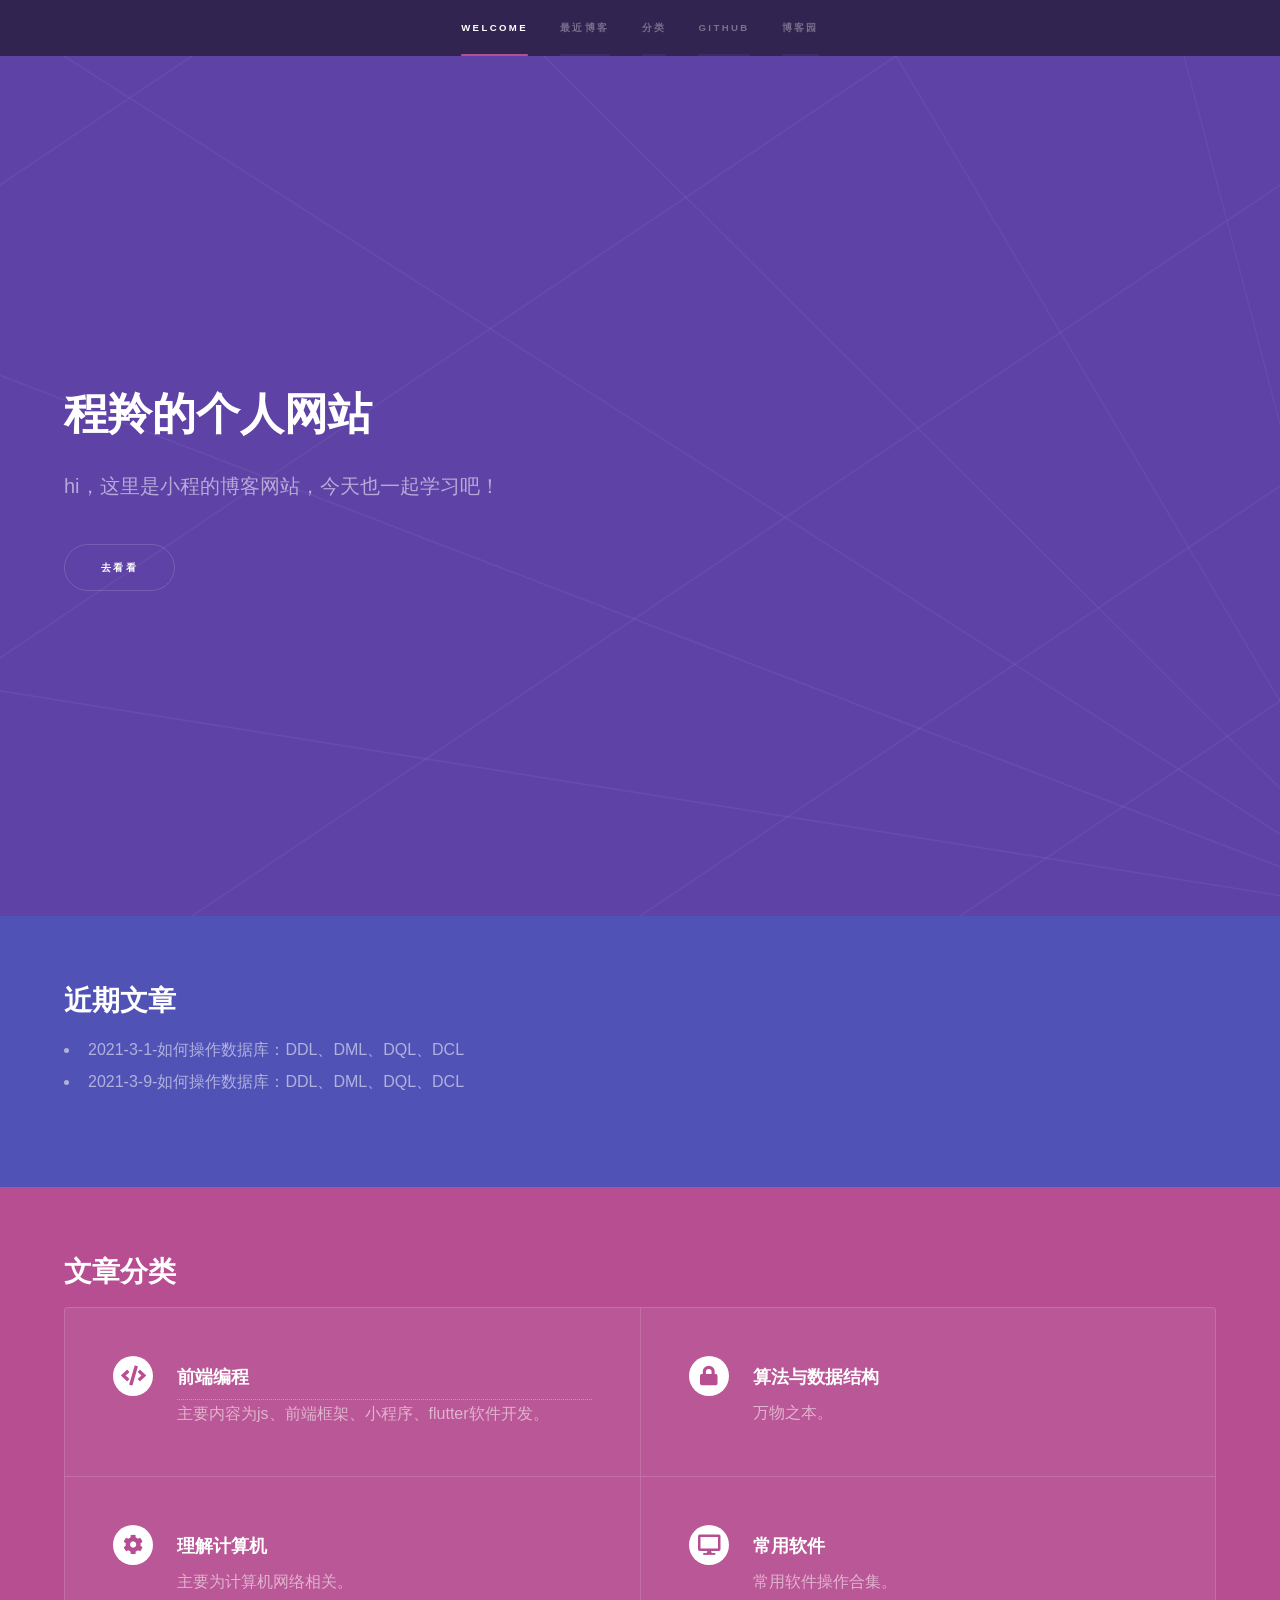
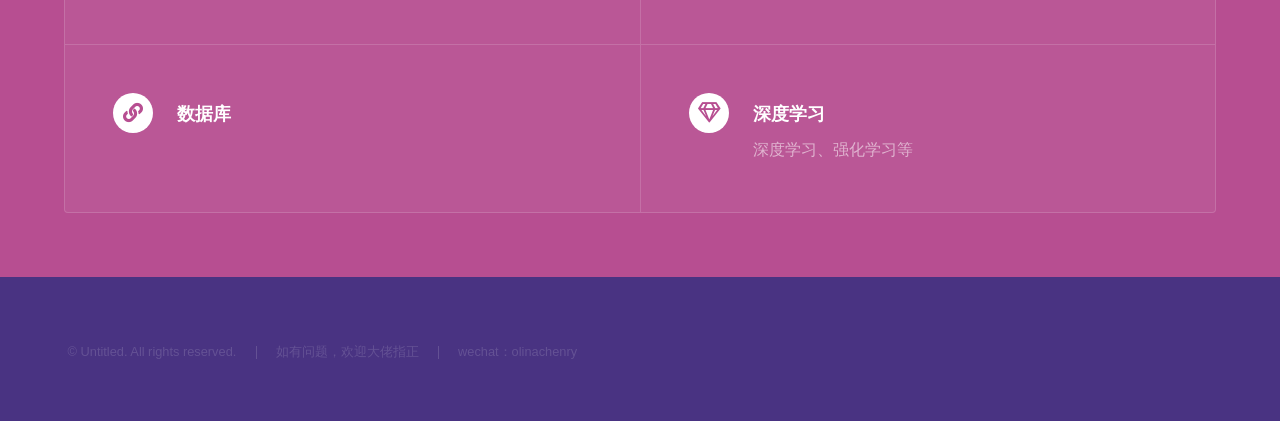
<file: index.html>
<!DOCTYPE HTML>
<!--
	Hyperspace by HTML5 UP
	html5up.net | @ajlkn
	Free for personal and commercial use under the CCA 3.0 license (html5up.net/license)
-->
<html>
	<head>
		<title>程羚的网站</title>
		<meta charset="utf-8" />
		<meta name="viewport" content="width=device-width, initial-scale=1, user-scalable=no" />
		<link rel="stylesheet" href="assets/css/main.css" />
		<noscript><link rel="stylesheet" href="assets/css/noscript.css" /></noscript>
	</head>
	<body class="is-preload">

		<!-- Sidebar -->
			<section id="sidebar">
				<div class="inner">
					<nav>
						<ul>
							<li><a href="#intro">Welcome</a></li>
							<li><a href="#one">最近博客</a></li>
							<li><a href="#two">分类</a></li>
							<li><a href="https://github.com/chengling0824" target="_blank" >GitHub</a></li>
							<li><a href="https://cnblogs.com/chengl062" target="_blank" >博客园</a></li>
						</ul>
					</nav>
				</div>
			</section>

		<!-- Wrapper -->
			<div id="wrapper">

				<!-- Intro -->
					<section id="intro" class="wrapper style1 fullscreen fade-up">
						<div class="inner">
							<h1>程羚的个人网站</h1>
							<p>hi，这里是小程的博客网站，今天也一起学习吧！</p>
							<ul class="actions">
								<li><a href="#one" class="button scrolly">去看看</a></li>
							</ul>
						</div>
					</section>

				<!-- One -->
					<section id="one" class="wrapper style2 spotlights">
						<div class="recent-post inner">
							<h2>近期文章</h2>
							<ul id="recentPostBox">
								<!-- <li class="module-list-item">
									<span>2020年02月18日</span>
									<a href="generic.html?url="+ >几种跨平台解决方案：React Native、Kotlin、Flutter、Swift</a>
								</li> -->
							</ul>
							<!-- <ul class="actions">
								<li><a href="recentPost.html" class="button" target="_blank">更多文章</a></li>
							</ul> -->
						</div>
						<div style="height: 20pt"></div>

					</section>

				<!-- Two -->
					<section id="two" class="wrapper style3 fade-up">
						<div class="inner">
							<h2>文章分类</h2>
							<!-- <p>Phasellus convallis elit id ullamcorper pulvinar. Duis aliquam turpis mauris, eu ultricies erat malesuada quis. Aliquam dapibus, lacus eget hendrerit bibendum, urna est aliquam sem, sit amet imperdiet est velit quis lorem.</p> -->
							<div class="features">
								<section>
									<span class="icon solid major fa-code"></span>
									<a href="recentPost.html" style="display: block;">
										<h3>前端编程</h3>
									</a>
									<p>主要内容为js、前端框架、小程序、flutter软件开发。</p>
								</section>
								<section>
									<span class="icon solid major fa-lock"></span>
									<h3>算法与数据结构</h3>
									<p>万物之本。</p>
								</section>
								<section>
									<span class="icon solid major fa-cog"></span>
									<h3>理解计算机</h3>
									<p>主要为计算机网络相关。</p>
								</section>
								<section>
									<span class="icon solid major fa-desktop"></span>
									<h3>常用软件</h3>
									<p>常用软件操作合集。</p>
								</section>
								<section>
									<span class="icon solid major fa-link"></span>
									<h3>数据库</h3>
									<!-- <p>聊聊科技发展的那些事儿</p> -->
								</section>
								<section>
									<span class="icon major fa-gem"></span>
									<h3>深度学习</h3>
									<p>深度学习、强化学习等</p>
								</section>
							</div>
							<!-- <ul class="actions">
								<li><a href="generic.html" class="button">Learn more</a></li>
							</ul> -->
						</div>
					</section>

				

			</div>

		<!-- Footer -->
			<footer id="footer" class="wrapper style1-alt">
				<div class="inner">
					<ul class="menu">
						&nbsp;<li>&copy; Untitled. All rights reserved.</li><li>如有问题，欢迎大佬指正</li><li> wechat：olinachenry</li>
					</ul>
				</div>
			</footer>

		<!-- Scripts -->
			<script src="assets/js/jquery.min.js"></script>
			<script src="assets/js/jquery.scrollex.min.js"></script>
			<script src="assets/js/jquery.scrolly.min.js"></script>
			<script src="assets/js/browser.min.js"></script>
			<script src="assets/js/breakpoints.min.js"></script>
			<script src="assets/js/util.js"></script>
			<script src="assets/js/main.js"></script>
			<script src="assets/json/recentPost.json"></script>
			<script>
				// 获取最近发布文章的路径并渲染
				$.ajax({
					type:"get", 
					url: "assets/json/recentPost.json", 
					dataType:"json",
					success:function(datas) {
						var recentPostBox = document.getElementById("recentPostBox");
						for(var i=0;i<datas.length;i++){
							var articleUrl = datas[i];
							var arr = articleUrl.split("/");
							recentPostBox.innerHTML += "<a href='generic.html?"+articleUrl+" style='display:block'><li class='module-list-item'>"+arr[2]+"</li></a>";
						}
					},
					error:function() {
						alert("文章请求失败");
					}
				});
			</script>

	</body>
</html>
</file>
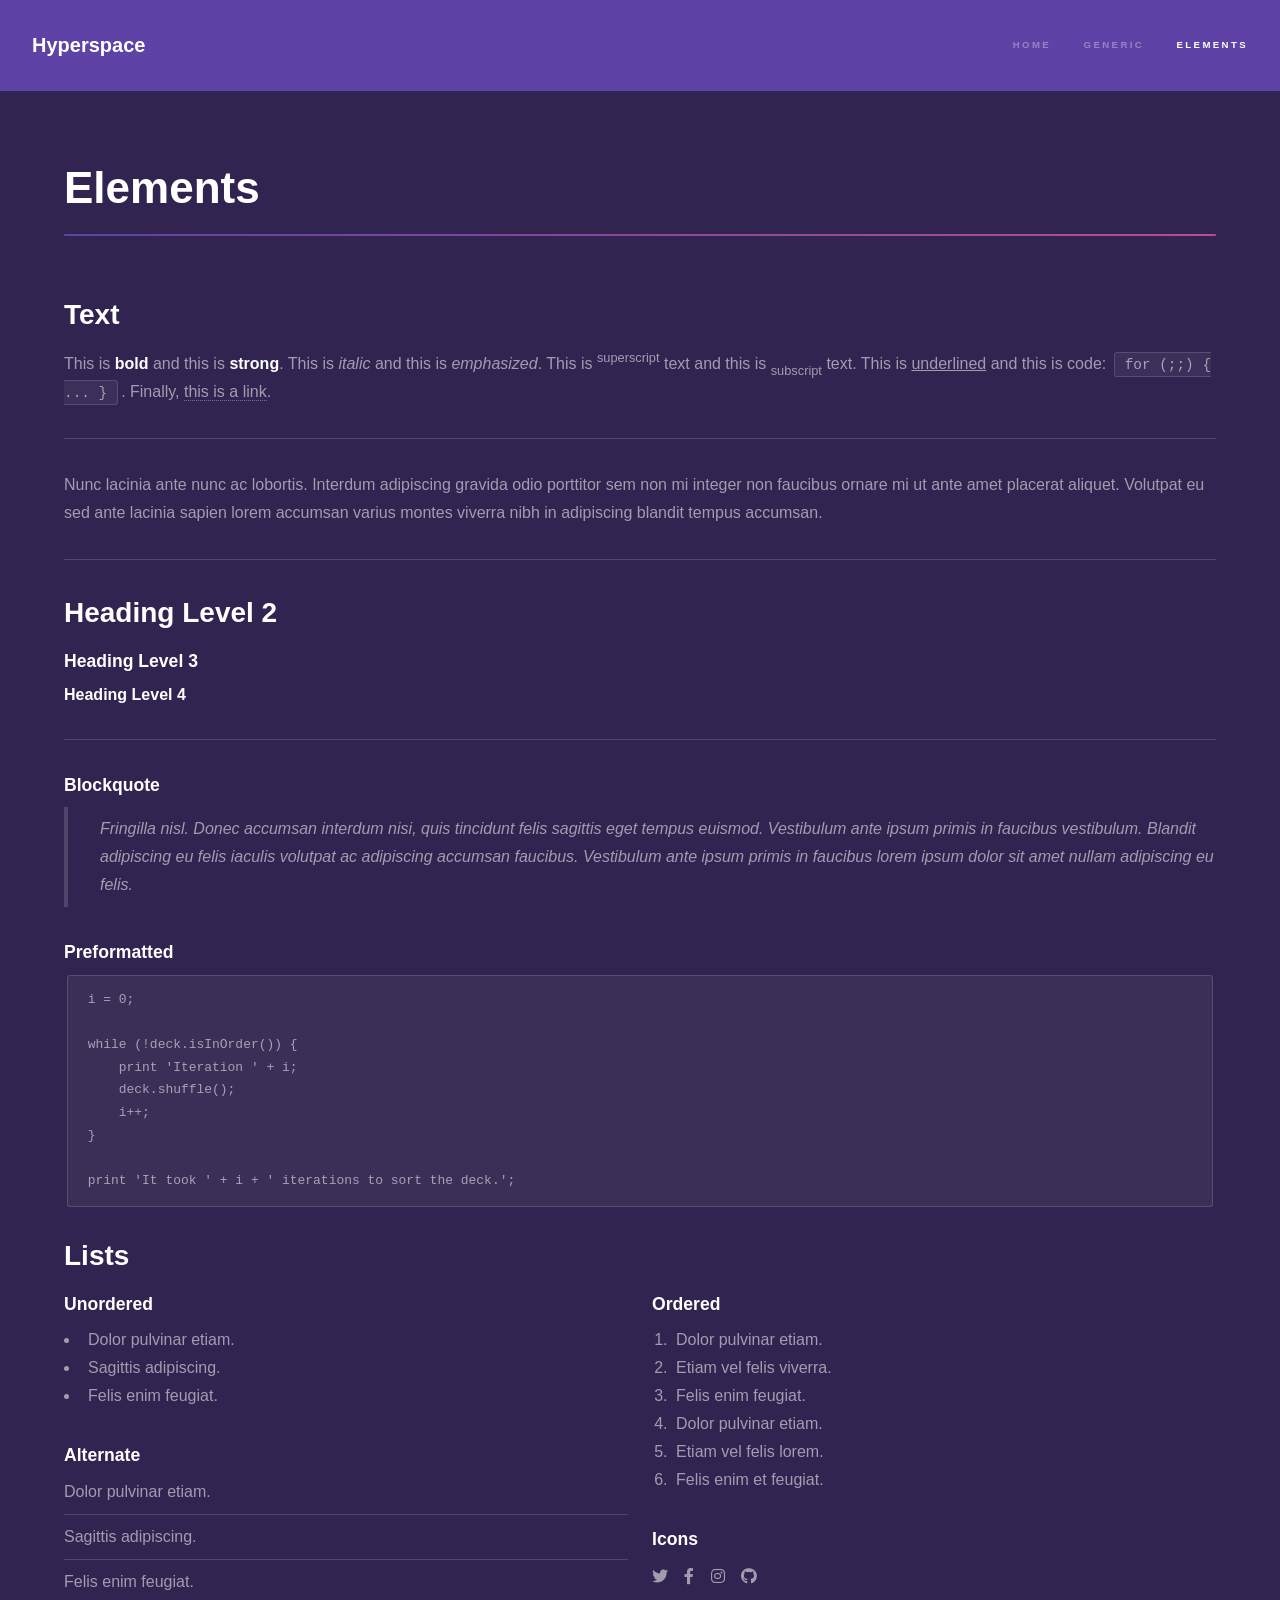
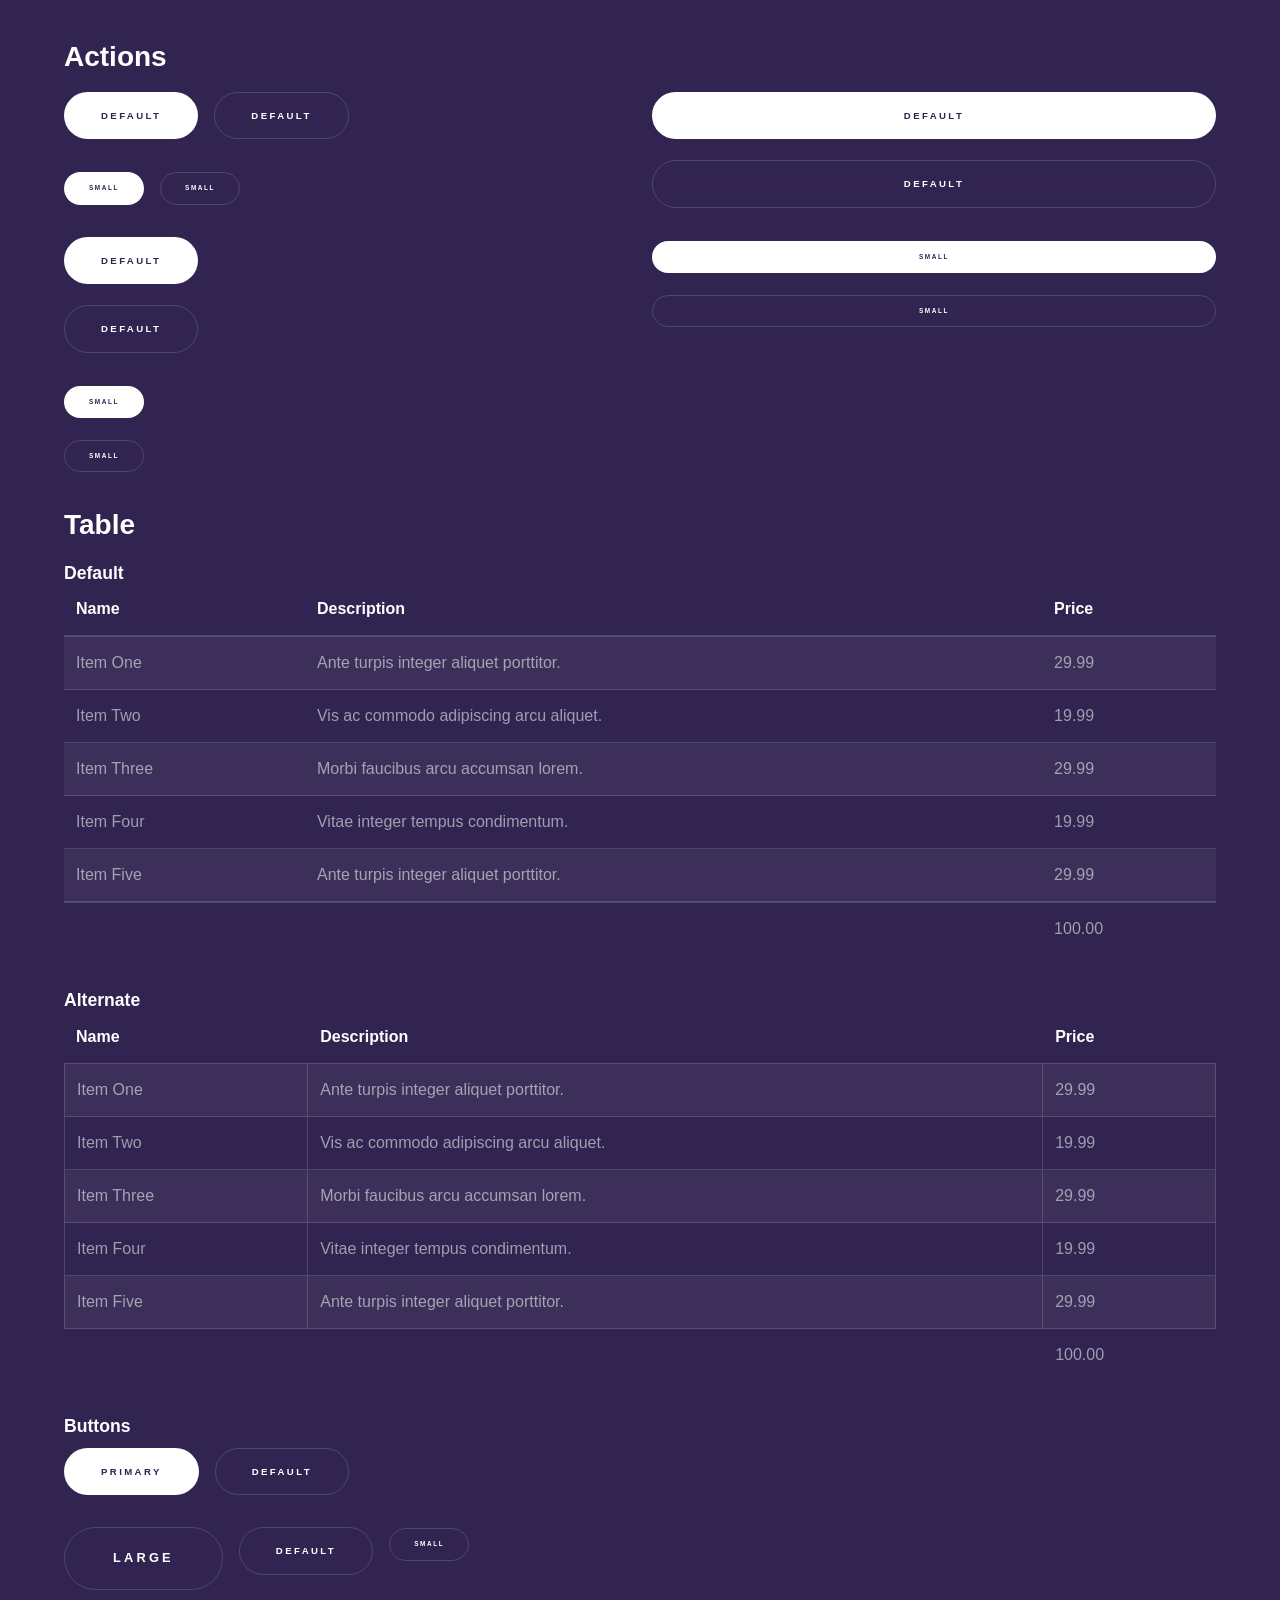
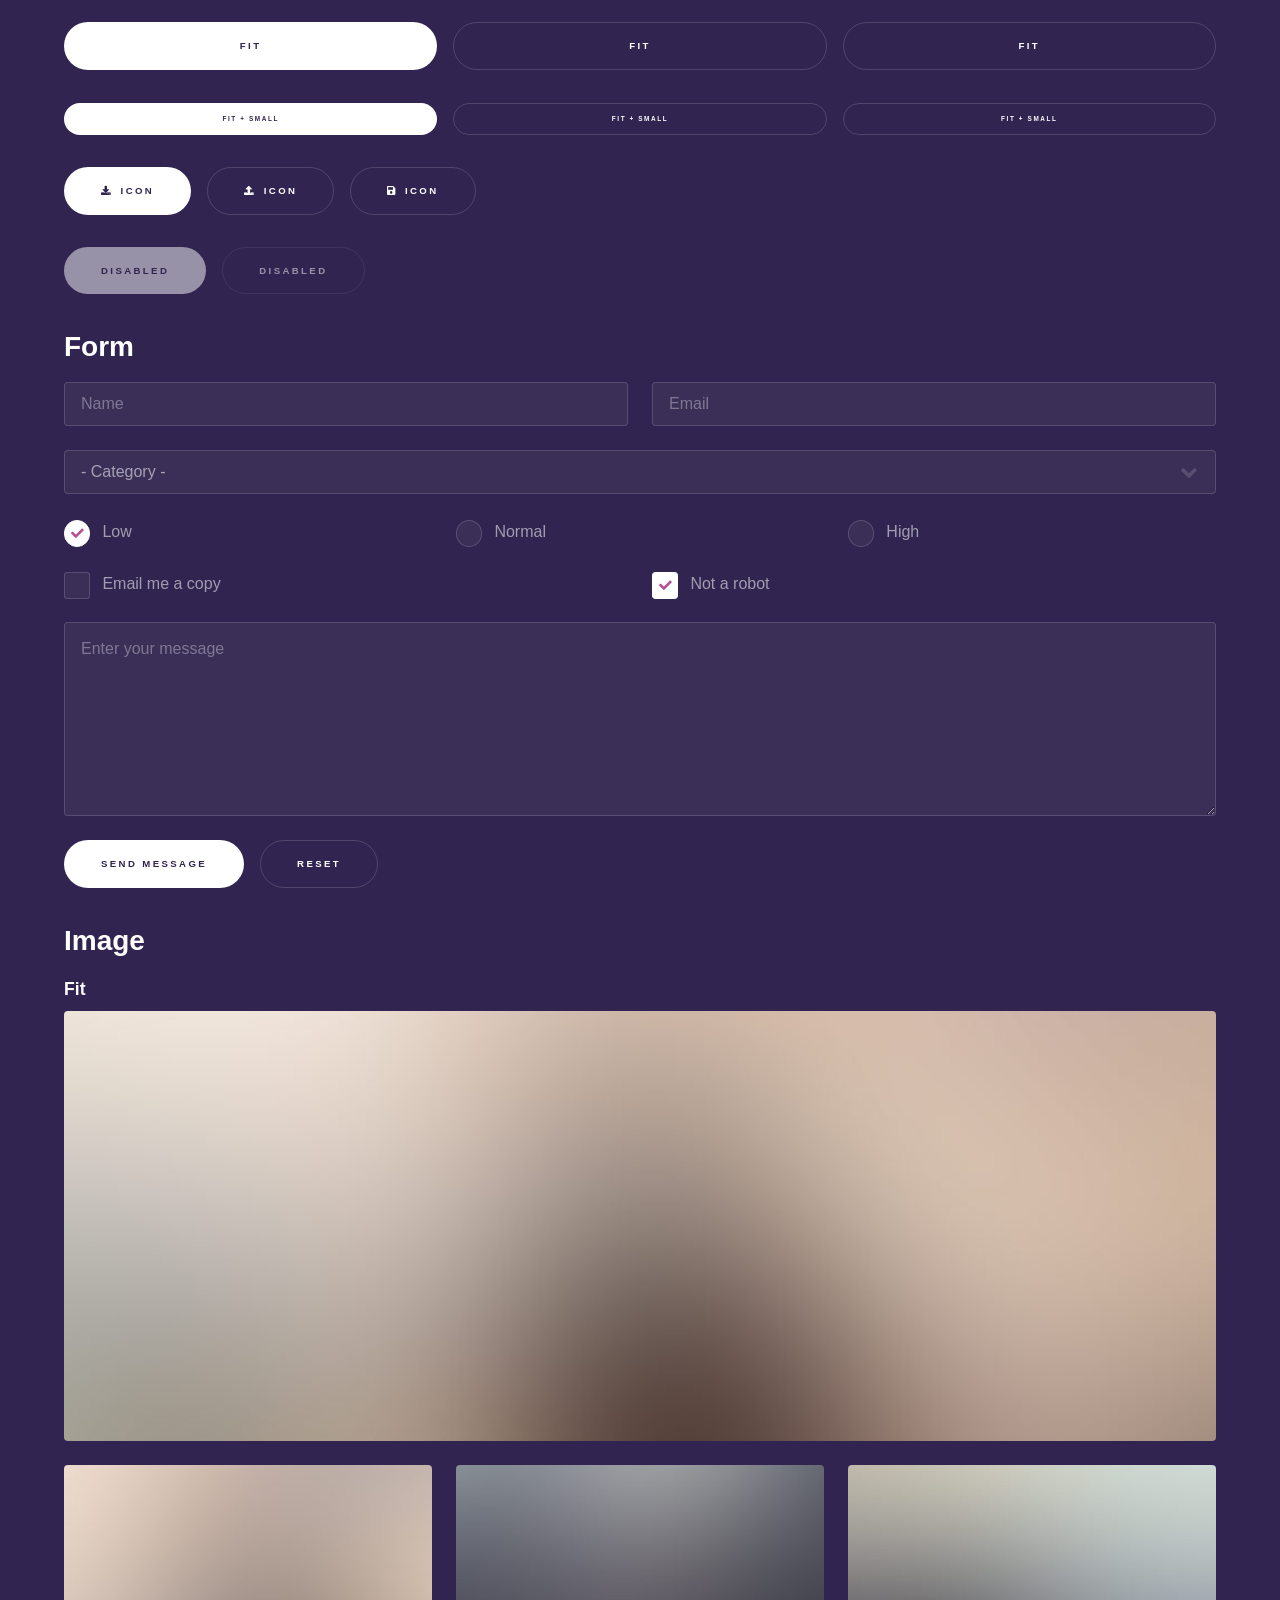
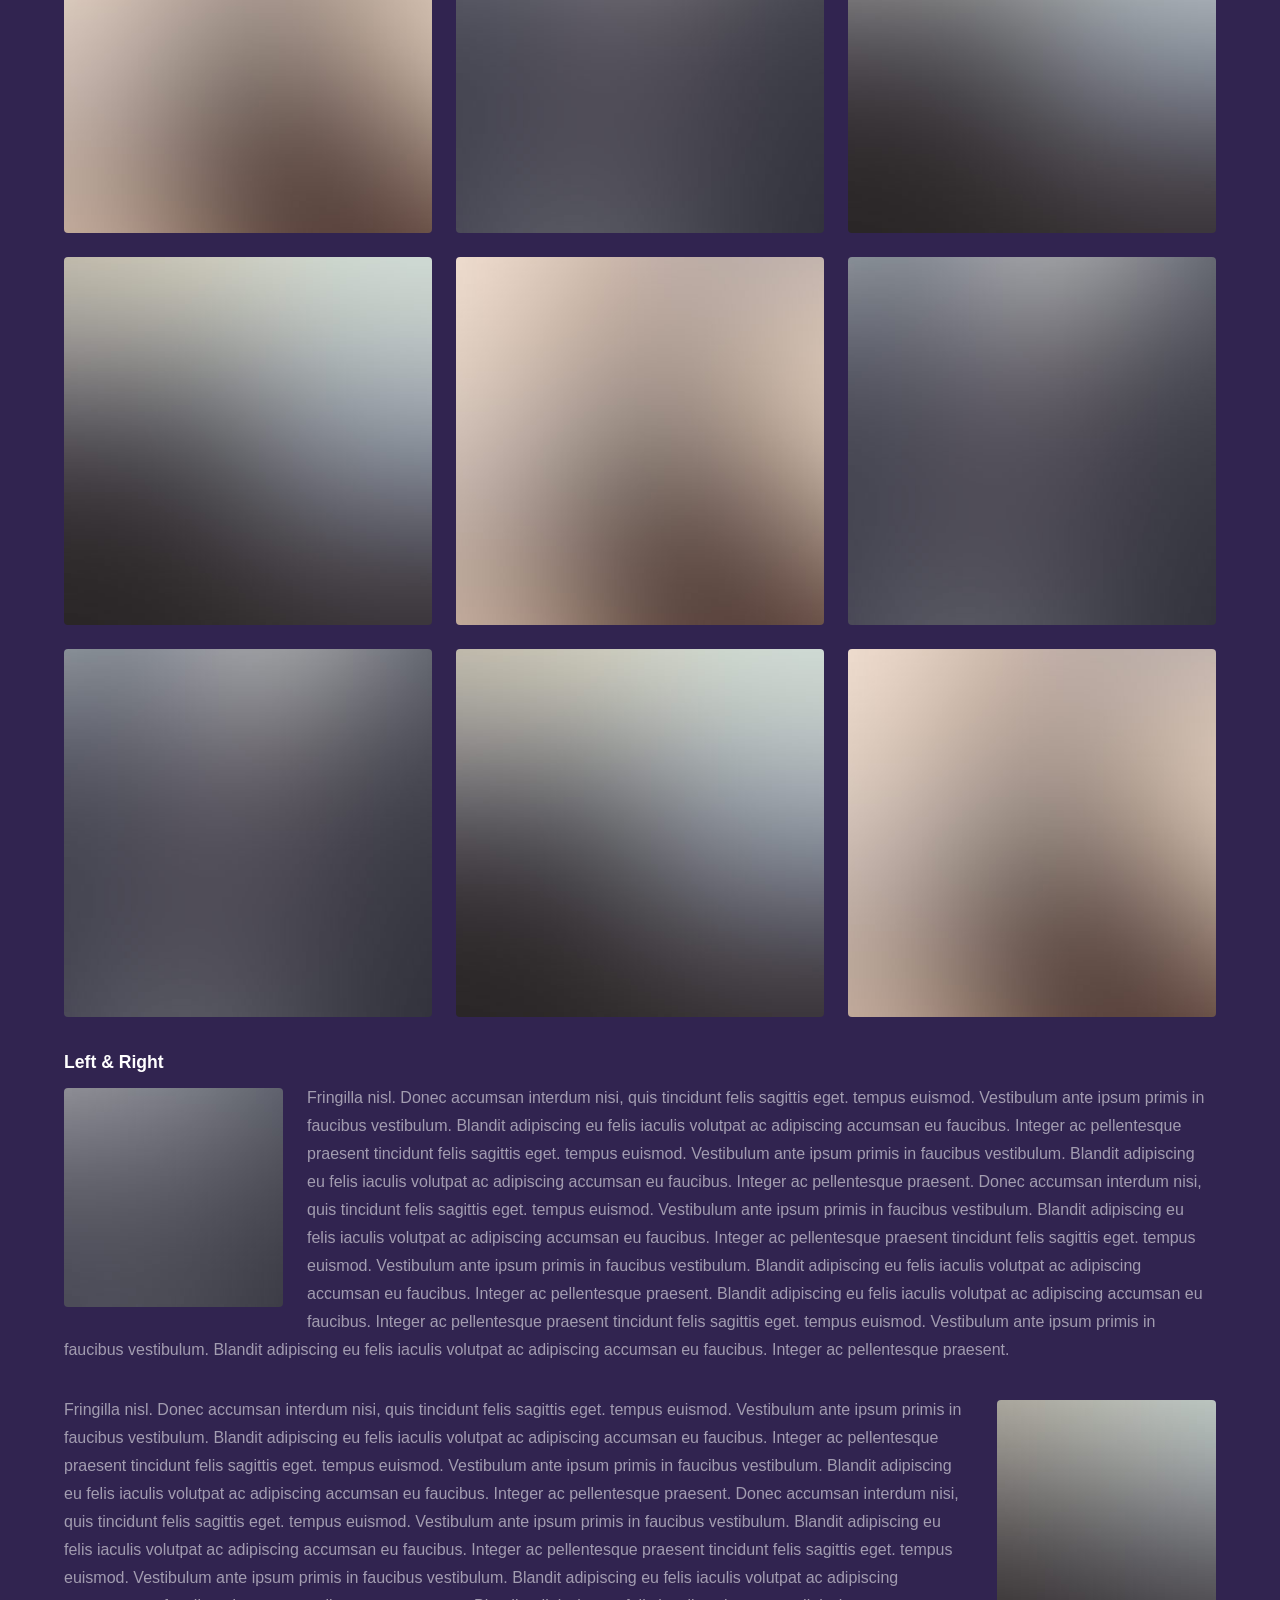
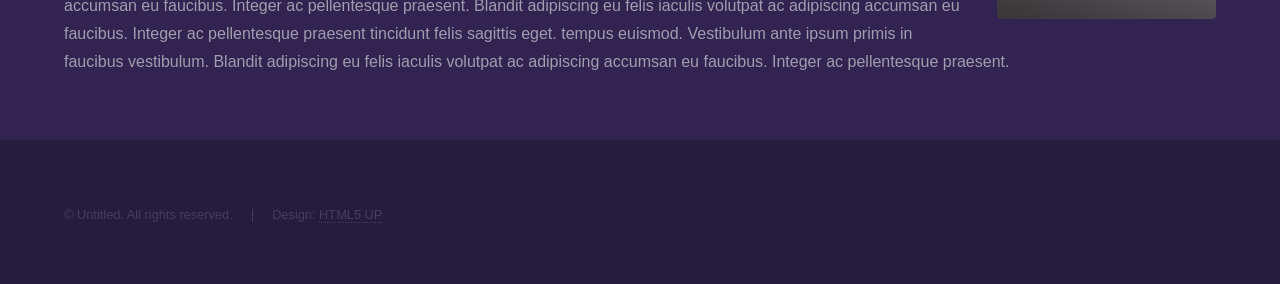
<file: elements.html>
<!DOCTYPE HTML>
<!--
	Hyperspace by HTML5 UP
	html5up.net | @ajlkn
	Free for personal and commercial use under the CCA 3.0 license (html5up.net/license)
-->
<html>
	<head>
		<title>Elements - Hyperspace by HTML5 UP</title>
		<meta charset="utf-8" />
		<meta name="viewport" content="width=device-width, initial-scale=1, user-scalable=no" />
		<link rel="stylesheet" href="assets/css/main.css" />
		<noscript><link rel="stylesheet" href="assets/css/noscript.css" /></noscript>
	</head>
	<body class="is-preload">

		<!-- Header -->
			<header id="header">
				<a href="index.html" class="title">Hyperspace</a>
				<nav>
					<ul>
						<li><a href="index.html">Home</a></li>
						<li><a href="generic.html">Generic</a></li>
						<li><a href="elements.html"  class="active">Elements</a></li>
					</ul>
				</nav>
			</header>

		<!-- Wrapper -->
			<div id="wrapper">

				<!-- Main -->
					<section id="main" class="wrapper">
						<div class="inner">
							<h1 class="major">Elements</h1>

							<!-- Text -->
								<section>
									<h2>Text</h2>
									<p>This is <b>bold</b> and this is <strong>strong</strong>. This is <i>italic</i> and this is <em>emphasized</em>.
									This is <sup>superscript</sup> text and this is <sub>subscript</sub> text.
									This is <u>underlined</u> and this is code: <code>for (;;) { ... }</code>. Finally, <a href="#">this is a link</a>.</p>
									<hr />
									<p>Nunc lacinia ante nunc ac lobortis. Interdum adipiscing gravida odio porttitor sem non mi integer non faucibus ornare mi ut ante amet placerat aliquet. Volutpat eu sed ante lacinia sapien lorem accumsan varius montes viverra nibh in adipiscing blandit tempus accumsan.</p>
									<hr />
									<h2>Heading Level 2</h2>
									<h3>Heading Level 3</h3>
									<h4>Heading Level 4</h4>
									<hr />
									<h3>Blockquote</h3>
									<blockquote>Fringilla nisl. Donec accumsan interdum nisi, quis tincidunt felis sagittis eget tempus euismod. Vestibulum ante ipsum primis in faucibus vestibulum. Blandit adipiscing eu felis iaculis volutpat ac adipiscing accumsan faucibus. Vestibulum ante ipsum primis in faucibus lorem ipsum dolor sit amet nullam adipiscing eu felis.</blockquote>
									<h3>Preformatted</h3>
									<pre><code>i = 0;

while (!deck.isInOrder()) {
    print 'Iteration ' + i;
    deck.shuffle();
    i++;
}

print 'It took ' + i + ' iterations to sort the deck.';</code></pre>
								</section>

							<!-- Lists -->
								<section>
									<h2>Lists</h2>
									<div class="row">
										<div class="col-6 col-12-medium">
											<h3>Unordered</h3>
											<ul>
												<li>Dolor pulvinar etiam.</li>
												<li>Sagittis adipiscing.</li>
												<li>Felis enim feugiat.</li>
											</ul>
											<h3>Alternate</h3>
											<ul class="alt">
												<li>Dolor pulvinar etiam.</li>
												<li>Sagittis adipiscing.</li>
												<li>Felis enim feugiat.</li>
											</ul>
										</div>
										<div class="col-6 col-12-medium">
											<h3>Ordered</h3>
											<ol>
												<li>Dolor pulvinar etiam.</li>
												<li>Etiam vel felis viverra.</li>
												<li>Felis enim feugiat.</li>
												<li>Dolor pulvinar etiam.</li>
												<li>Etiam vel felis lorem.</li>
												<li>Felis enim et feugiat.</li>
											</ol>
											<h3>Icons</h3>
											<ul class="icons">
												<li><a href="#" class="icon brands fa-twitter"><span class="label">Twitter</span></a></li>
												<li><a href="#" class="icon brands fa-facebook-f"><span class="label">Facebook</span></a></li>
												<li><a href="#" class="icon brands fa-instagram"><span class="label">Instagram</span></a></li>
												<li><a href="#" class="icon brands fa-github"><span class="label">Github</span></a></li>
											</ul>
										</div>
									</div>
									<h2>Actions</h2>
									<div class="row">
										<div class="col-6 col-12-medium">
											<ul class="actions">
												<li><a href="#" class="button primary">Default</a></li>
												<li><a href="#" class="button">Default</a></li>
											</ul>
											<ul class="actions small">
												<li><a href="#" class="button primary small">Small</a></li>
												<li><a href="#" class="button small">Small</a></li>
											</ul>
											<ul class="actions stacked">
												<li><a href="#" class="button primary">Default</a></li>
												<li><a href="#" class="button">Default</a></li>
											</ul>
											<ul class="actions stacked">
												<li><a href="#" class="button primary small">Small</a></li>
												<li><a href="#" class="button small">Small</a></li>
											</ul>
										</div>
										<div class="col-6 col-12-medium">
											<ul class="actions stacked">
												<li><a href="#" class="button primary fit">Default</a></li>
												<li><a href="#" class="button fit">Default</a></li>
											</ul>
											<ul class="actions stacked">
												<li><a href="#" class="button primary small fit">Small</a></li>
												<li><a href="#" class="button small fit">Small</a></li>
											</ul>
										</div>
									</div>
								</section>

							<!-- Table -->
								<section>
									<h2>Table</h2>
									<h3>Default</h3>
									<div class="table-wrapper">
										<table>
											<thead>
												<tr>
													<th>Name</th>
													<th>Description</th>
													<th>Price</th>
												</tr>
											</thead>
											<tbody>
												<tr>
													<td>Item One</td>
													<td>Ante turpis integer aliquet porttitor.</td>
													<td>29.99</td>
												</tr>
												<tr>
													<td>Item Two</td>
													<td>Vis ac commodo adipiscing arcu aliquet.</td>
													<td>19.99</td>
												</tr>
												<tr>
													<td>Item Three</td>
													<td> Morbi faucibus arcu accumsan lorem.</td>
													<td>29.99</td>
												</tr>
												<tr>
													<td>Item Four</td>
													<td>Vitae integer tempus condimentum.</td>
													<td>19.99</td>
												</tr>
												<tr>
													<td>Item Five</td>
													<td>Ante turpis integer aliquet porttitor.</td>
													<td>29.99</td>
												</tr>
											</tbody>
											<tfoot>
												<tr>
													<td colspan="2"></td>
													<td>100.00</td>
												</tr>
											</tfoot>
										</table>
									</div>

									<h3>Alternate</h3>
									<div class="table-wrapper">
										<table class="alt">
											<thead>
												<tr>
													<th>Name</th>
													<th>Description</th>
													<th>Price</th>
												</tr>
											</thead>
											<tbody>
												<tr>
													<td>Item One</td>
													<td>Ante turpis integer aliquet porttitor.</td>
													<td>29.99</td>
												</tr>
												<tr>
													<td>Item Two</td>
													<td>Vis ac commodo adipiscing arcu aliquet.</td>
													<td>19.99</td>
												</tr>
												<tr>
													<td>Item Three</td>
													<td> Morbi faucibus arcu accumsan lorem.</td>
													<td>29.99</td>
												</tr>
												<tr>
													<td>Item Four</td>
													<td>Vitae integer tempus condimentum.</td>
													<td>19.99</td>
												</tr>
												<tr>
													<td>Item Five</td>
													<td>Ante turpis integer aliquet porttitor.</td>
													<td>29.99</td>
												</tr>
											</tbody>
											<tfoot>
												<tr>
													<td colspan="2"></td>
													<td>100.00</td>
												</tr>
											</tfoot>
										</table>
									</div>
								</section>

							<!-- Buttons -->
								<section>
									<h3>Buttons</h3>
									<ul class="actions">
										<li><a href="#" class="button primary">Primary</a></li>
										<li><a href="#" class="button">Default</a></li>
									</ul>
									<ul class="actions">
										<li><a href="#" class="button large">Large</a></li>
										<li><a href="#" class="button">Default</a></li>
										<li><a href="#" class="button small">Small</a></li>
									</ul>
									<ul class="actions fit">
										<li><a href="#" class="button primary fit">Fit</a></li>
										<li><a href="#" class="button fit">Fit</a></li>
										<li><a href="#" class="button fit">Fit</a></li>
									</ul>
									<ul class="actions fit small">
										<li><a href="#" class="button primary fit small">Fit + Small</a></li>
										<li><a href="#" class="button fit small">Fit + Small</a></li>
										<li><a href="#" class="button fit small">Fit + Small</a></li>
									</ul>
									<ul class="actions">
										<li><a href="#" class="button primary icon solid fa-download">Icon</a></li>
										<li><a href="#" class="button icon solid fa-upload">Icon</a></li>
										<li><a href="#" class="button icon solid fa-save">Icon</a></li>
									</ul>
									<ul class="actions">
										<li><span class="button primary disabled">Disabled</span></li>
										<li><span class="button disabled">Disabled</span></li>
									</ul>
								</section>

							<!-- Form -->
								<section>
									<h2>Form</h2>
									<form method="post" action="#">
										<div class="row gtr-uniform">
											<div class="col-6 col-12-xsmall">
												<input type="text" name="demo-name" id="demo-name" value="" placeholder="Name" />
											</div>
											<div class="col-6 col-12-xsmall">
												<input type="email" name="demo-email" id="demo-email" value="" placeholder="Email" />
											</div>
											<div class="col-12">
												<select name="demo-category" id="demo-category">
													<option value="">- Category -</option>
													<option value="1">Manufacturing</option>
													<option value="1">Shipping</option>
													<option value="1">Administration</option>
													<option value="1">Human Resources</option>
												</select>
											</div>
											<div class="col-4 col-12-small">
												<input type="radio" id="demo-priority-low" name="demo-priority" checked>
												<label for="demo-priority-low">Low</label>
											</div>
											<div class="col-4 col-12-small">
												<input type="radio" id="demo-priority-normal" name="demo-priority">
												<label for="demo-priority-normal">Normal</label>
											</div>
											<div class="col-4 col-12-small">
												<input type="radio" id="demo-priority-high" name="demo-priority">
												<label for="demo-priority-high">High</label>
											</div>
											<div class="col-6 col-12-small">
												<input type="checkbox" id="demo-copy" name="demo-copy">
												<label for="demo-copy">Email me a copy</label>
											</div>
											<div class="col-6 col-12-small">
												<input type="checkbox" id="demo-human" name="demo-human" checked>
												<label for="demo-human">Not a robot</label>
											</div>
											<div class="col-12">
												<textarea name="demo-message" id="demo-message" placeholder="Enter your message" rows="6"></textarea>
											</div>
											<div class="col-12">
												<ul class="actions">
													<li><input type="submit" value="Send Message" class="primary" /></li>
													<li><input type="reset" value="Reset" /></li>
												</ul>
											</div>
										</div>
									</form>
								</section>

							<!-- Image -->
								<section>
									<h2>Image</h2>
									<h3>Fit</h3>
									<div class="box alt">
										<div class="row gtr-uniform">
											<div class="col-12"><span class="image fit"><img src="images/pic04.jpg" alt="" /></span></div>
											<div class="col-4"><span class="image fit"><img src="images/pic01.jpg" alt="" /></span></div>
											<div class="col-4"><span class="image fit"><img src="images/pic02.jpg" alt="" /></span></div>
											<div class="col-4"><span class="image fit"><img src="images/pic03.jpg" alt="" /></span></div>
											<div class="col-4"><span class="image fit"><img src="images/pic03.jpg" alt="" /></span></div>
											<div class="col-4"><span class="image fit"><img src="images/pic01.jpg" alt="" /></span></div>
											<div class="col-4"><span class="image fit"><img src="images/pic02.jpg" alt="" /></span></div>
											<div class="col-4"><span class="image fit"><img src="images/pic02.jpg" alt="" /></span></div>
											<div class="col-4"><span class="image fit"><img src="images/pic03.jpg" alt="" /></span></div>
											<div class="col-4"><span class="image fit"><img src="images/pic01.jpg" alt="" /></span></div>
										</div>
									</div>
									<h3>Left &amp; Right</h3>
									<p><span class="image left"><img src="images/pic05.jpg" alt="" /></span>Fringilla nisl. Donec accumsan interdum nisi, quis tincidunt felis sagittis eget. tempus euismod. Vestibulum ante ipsum primis in faucibus vestibulum. Blandit adipiscing eu felis iaculis volutpat ac adipiscing accumsan eu faucibus. Integer ac pellentesque praesent tincidunt felis sagittis eget. tempus euismod. Vestibulum ante ipsum primis in faucibus vestibulum. Blandit adipiscing eu felis iaculis volutpat ac adipiscing accumsan eu faucibus. Integer ac pellentesque praesent. Donec accumsan interdum nisi, quis tincidunt felis sagittis eget. tempus euismod. Vestibulum ante ipsum primis in faucibus vestibulum. Blandit adipiscing eu felis iaculis volutpat ac adipiscing accumsan eu faucibus. Integer ac pellentesque praesent tincidunt felis sagittis eget. tempus euismod. Vestibulum ante ipsum primis in faucibus vestibulum. Blandit adipiscing eu felis iaculis volutpat ac adipiscing accumsan eu faucibus. Integer ac pellentesque praesent. Blandit adipiscing eu felis iaculis volutpat ac adipiscing accumsan eu faucibus. Integer ac pellentesque praesent tincidunt felis sagittis eget. tempus euismod. Vestibulum ante ipsum primis in faucibus vestibulum. Blandit adipiscing eu felis iaculis volutpat ac adipiscing accumsan eu faucibus. Integer ac pellentesque praesent.</p>
									<p><span class="image right"><img src="images/pic06.jpg" alt="" /></span>Fringilla nisl. Donec accumsan interdum nisi, quis tincidunt felis sagittis eget. tempus euismod. Vestibulum ante ipsum primis in faucibus vestibulum. Blandit adipiscing eu felis iaculis volutpat ac adipiscing accumsan eu faucibus. Integer ac pellentesque praesent tincidunt felis sagittis eget. tempus euismod. Vestibulum ante ipsum primis in faucibus vestibulum. Blandit adipiscing eu felis iaculis volutpat ac adipiscing accumsan eu faucibus. Integer ac pellentesque praesent. Donec accumsan interdum nisi, quis tincidunt felis sagittis eget. tempus euismod. Vestibulum ante ipsum primis in faucibus vestibulum. Blandit adipiscing eu felis iaculis volutpat ac adipiscing accumsan eu faucibus. Integer ac pellentesque praesent tincidunt felis sagittis eget. tempus euismod. Vestibulum ante ipsum primis in faucibus vestibulum. Blandit adipiscing eu felis iaculis volutpat ac adipiscing accumsan eu faucibus. Integer ac pellentesque praesent. Blandit adipiscing eu felis iaculis volutpat ac adipiscing accumsan eu faucibus. Integer ac pellentesque praesent tincidunt felis sagittis eget. tempus euismod. Vestibulum ante ipsum primis in faucibus vestibulum. Blandit adipiscing eu felis iaculis volutpat ac adipiscing accumsan eu faucibus. Integer ac pellentesque praesent.</p>
								</section>

							<!-- 备用模块 -->
								<!-- 	<section> 
								<a href="#" class="image"><img src="images/pic01.jpg" alt="" data-position="center center" /></a>
								<div class="content">
									<div class="inner">
										<h2>Sed ipsum dolor</h2>
										<p>Phasellus convallis elit id ullamcorper pulvinar. Duis aliquam turpis mauris, eu ultricies erat malesuada quis. Aliquam dapibus.</p>
										<ul class="actions">
											<li><a href="generic.html" class="button">Learn more</a></li>
										</ul>
									</div>
								</div>
							</section> -->
							<!-- <section>
								<a href="#" class="image"><img src="images/pic02.jpg" alt="" data-position="top center" /></a>
								<div class="content">
									<div class="inner">
										<h2>Feugiat consequat</h2>
										<p>Phasellus convallis elit id ullamcorper pulvinar. Duis aliquam turpis mauris, eu ultricies erat malesuada quis. Aliquam dapibus.</p>
										<ul class="actions">
											<li><a href="generic.html" class="button">Learn more</a></li>
										</ul>
									</div>
								</div>
							</section>
							<section>
								<a href="#" class="image"><img src="images/pic03.jpg" alt="" data-position="25% 25%" /></a>
								<div class="content">
									<div class="inner">
										<h2>Ultricies aliquam</h2>
										<p>Phasellus convallis elit id ullamcorper pulvinar. Duis aliquam turpis mauris, eu ultricies erat malesuada quis. Aliquam dapibus.</p>
										<ul class="actions">
											<li><a href="generic.html" class="button">Learn more</a></li>
										</ul>
									</div>
								</div>
							</section> -->	

							<!-- Three 留下联系方式 -->
							<!-- <section id="three" class="wrapper style1 fade-up">
						<div class="inner">
							<h2>Get in touch</h2>
							<p>Phasellus convallis elit id ullamcorper pulvinar. Duis aliquam turpis mauris, eu ultricies erat malesuada quis. Aliquam dapibus, lacus eget hendrerit bibendum, urna est aliquam sem, sit amet imperdiet est velit quis lorem.</p>
							<div class="split style1">
								<section>
									<form method="post" action="#">
										<div class="fields">
											<div class="field half">
												<label for="name">Name</label>
												<input type="text" name="name" id="name" />
											</div>
											<div class="field half">
												<label for="email">Email</label>
												<input type="text" name="email" id="email" />
											</div>
											<div class="field">
												<label for="message">Message</label>
												<textarea name="message" id="message" rows="5"></textarea>
											</div>
										</div>
										<ul class="actions">
											<li><a href="" class="button submit">Send Message</a></li>
										</ul>
									</form>
								</section>
								<section>
									<ul class="contact">
										<li>
											<h3>Address</h3>
											<span>12345 Somewhere Road #654<br />
											Nashville, TN 00000-0000<br />
											USA</span>
										</li>
										<li>
											<h3>Email</h3>
											<a href="#">user@untitled.tld</a>
										</li>
										<li>
											<h3>Phone</h3>
											<span>(000) 000-0000</span>
										</li>
										<li>
											<h3>Social</h3>
											<ul class="icons">
												<li><a href="#" class="icon brands fa-twitter"><span class="label">Twitter</span></a></li>
												<li><a href="#" class="icon brands fa-facebook-f"><span class="label">Facebook</span></a></li>
												<li><a href="#" class="icon brands fa-github"><span class="label">GitHub</span></a></li>
												<li><a href="#" class="icon brands fa-instagram"><span class="label">Instagram</span></a></li>
												<li><a href="#" class="icon brands fa-linkedin-in"><span class="label">LinkedIn</span></a></li>
											</ul>
										</li>
									</ul>
								</section>
							</div>
						</div>
					</section> -->

						</div>
					</section>

			</div>

		<!-- Footer -->
			<footer id="footer" class="wrapper alt">
				<div class="inner">
					<ul class="menu">
						<li>&copy; Untitled. All rights reserved.</li><li>Design: <a href="http://html5up.net">HTML5 UP</a></li>
					</ul>
				</div>
			</footer>

		<!-- Scripts -->
			<script src="assets/js/jquery.min.js"></script>
			<script src="assets/js/jquery.scrollex.min.js"></script>
			<script src="assets/js/jquery.scrolly.min.js"></script>
			<script src="assets/js/browser.min.js"></script>
			<script src="assets/js/breakpoints.min.js"></script>
			<script src="assets/js/util.js"></script>
			<script src="assets/js/main.js"></script>

	</body>
</html>
</file>
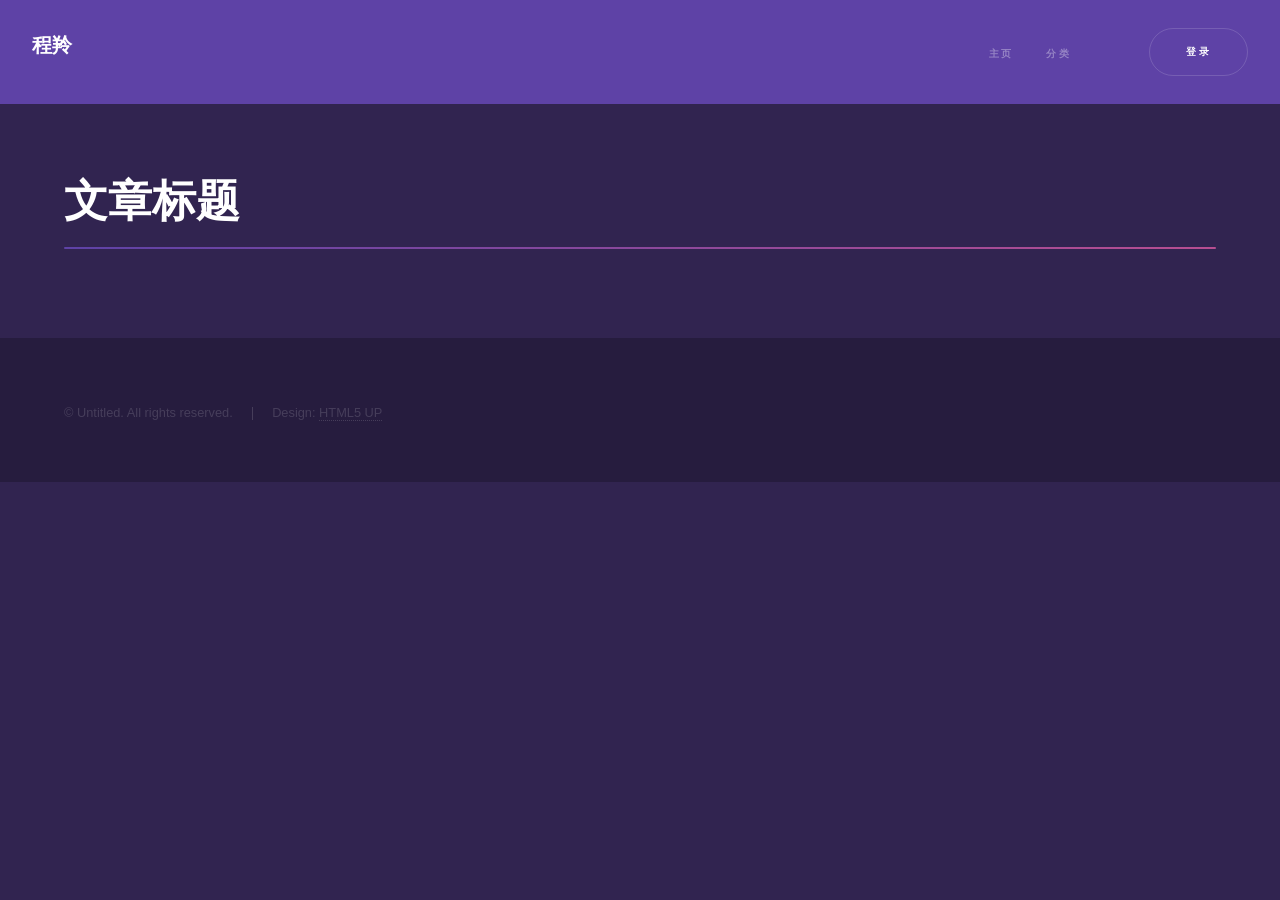
<file: generic.html>
<!DOCTYPE HTML>
<!--
	Hyperspace by HTML5 UP
	html5up.net | @ajlkn
	Free for personal and commercial use under the CCA 3.0 license (html5up.net/license)
-->
<html>
	<head>
		<title>文章标题</title>
		<meta charset="utf-8" />
		<meta name="viewport" content="width=device-width, initial-scale=1, user-scalable=no" />
		<link rel="stylesheet" href="assets/css/main.css" />
		<noscript><link rel="stylesheet" href="assets/css/noscript.css" /></noscript>
	</head>
	<body class="is-preload">

		<!-- Header -->
			<header id="header">
				<a href="index.html" class="title">程羚</a>
				<nav>
					<ul>
						<li><a href="index.html">主页</a></li>
						<li><a href="index.html">分类</a></li>
						<!-- 可以制作一个下拉分类框在这里 -->
						<li style="width: 10pt"></li>
						<li><a href="#" class="button small">登录</a></li>

						<!-- <li><a href="elements.html">Elements</a></li> -->
					</ul>
				</nav>
			</header>

		<!-- Wrapper -->
			<div id="wrapper">

				<!-- Main -->
					<section id="main" class="wrapper">
						<div class="inner">
							<h1 class="major">文章标题</h1>
							<!-- <span class="image fit"><img src="images/pic04.jpg" alt="" /></span> -->
							<div class="postBody" id="testEditorMdview">

							</div>
						</div>
					</section>

			</div>

		<!-- Footer -->
			<footer id="footer" class="wrapper alt">
				<div class="inner">
					<ul class="menu">
						<li>&copy; Untitled. All rights reserved.</li><li>Design: <a href="http://html5up.net">HTML5 UP</a></li>
					</ul>
				</div>
			</footer>

		<!-- Scripts -->
			<script src="assets/js/jquery.min.js"></script>
			<script src="assets/js/jquery.scrollex.min.js"></script>
			<script src="assets/js/jquery.scrolly.min.js"></script>
			<script src="assets/js/browser.min.js"></script>
			<script src="assets/js/breakpoints.min.js"></script>
			<script src="assets/js/util.js"></script>
			<script src="assets/js/main.js"></script>
			<script src="assets/js/lib/editormd.min.js"></script>
			<script src="assets/js/mdToHtml.js"></script>
			<script>
				var blogUrl = window.location.search.substr(1);
				mdToHtml(blogUrl);
			</script>
	</body>
</html>
</file>
<file: assets/css/noscript.css>
/*
	Hyperspace by HTML5 UP
	html5up.net | @ajlkn
	Free for personal and commercial use under the CCA 3.0 license (html5up.net/license)
*/

/* Spotlights */

	.spotlights > section > .image:before {
		opacity: 0 !important;
	}

	.spotlights > section > .content > .inner {
		-moz-transform: none !important;
		-webkit-transform: none !important;
		-ms-transform: none !important;
		transform: none !important;
		opacity: 1 !important;
	}

/* Wrapper */

	.wrapper > .inner {
		opacity: 1 !important;
		-moz-transform: none !important;
		-webkit-transform: none !important;
		-ms-transform: none !important;
		transform: none !important;
	}

/* Sidebar */

	#sidebar > .inner {
		opacity: 1 !important;
	}

	#sidebar nav > ul > li {
		-moz-transform: none !important;
		-webkit-transform: none !important;
		-ms-transform: none !important;
		transform: none !important;
		opacity: 1 !important;
	}
</file>
<file: assets/css/main.css>
@import url(fontawesome-all.min.css);

/*
	Hyperspace by HTML5 UP
	html5up.net | @ajlkn
	Free for personal and commercial use under the CCA 3.0 license (html5up.net/license)
*/

html, body, div, span, applet, object,
iframe, h1, h2, h3, h4, h5, h6, p, blockquote,
pre, a, abbr, acronym, address, big, cite,
code, del, dfn, em, img, ins, kbd, q, s, samp,
small, strike, strong, sub, sup, tt, var, b,
u, i, center, dl, dt, dd, ol, ul, li, fieldset,
form, label, legend, table, caption, tbody,
tfoot, thead, tr, th, td, article, aside,
canvas, details, embed, figure, figcaption,
footer, header, hgroup, menu, nav, output, ruby,
section, summary, time, mark, audio, video {
	margin: 0;
	padding: 0;
	border: 0;
	font-size: 100%;
	font: inherit;
	vertical-align: baseline;}

article, aside, details, figcaption, figure,
footer, header, hgroup, menu, nav, section {
	display: block;}

body {
	line-height: 1;
}

ol, ul {
	list-style: none;
}

blockquote, q {
	quotes: none;
}

	blockquote:before, blockquote:after, q:before, q:after {
		content: '';
		content: none;
	}

table {
	border-collapse: collapse;
	border-spacing: 0;
}

body {
	-webkit-text-size-adjust: none;
}

mark {
	background-color: transparent;
	color: inherit;
}

input::-moz-focus-inner {
	border: 0;
	padding: 0;
}

input, select, textarea {
	-moz-appearance: none;
	-webkit-appearance: none;
	-ms-appearance: none;
	appearance: none;
}

/* Basic */

	@-ms-viewport {
		width: device-width;
	}

	body {
		-ms-overflow-style: scrollbar;
	}

	@media screen and (max-width: 480px) {

		html, body {
			min-width: 320px;
		}

	}

	html {
		box-sizing: border-box;
	}

	*, *:before, *:after {
		box-sizing: inherit;
	}

	body {
		background: #312450;
	}

		body.is-preload *, body.is-preload *:before, body.is-preload *:after {
			-moz-animation: none !important;
			-webkit-animation: none !important;
			-ms-animation: none !important;
			animation: none !important;
			-moz-transition: none !important;
			-webkit-transition: none !important;
			-ms-transition: none !important;
			transition: none !important;
		}

/* Type */

	body, input, select, textarea {
		color: rgba(255, 255, 255, 0.55);
		font-family: Arial, Helvetica, sans-serif;
		font-size: 16.5pt;
		font-weight: normal;
		line-height: 1.75;
	}

	.module-list-item{
		margin-top: 3pt;
	}

		@media screen and (max-width: 1680px) {

			body, input, select, textarea {
				font-size: 13pt;
			}

		}

		@media screen and (max-width: 1280px) {

			body, input, select, textarea {
				font-size: 12pt;
			}

		}

		@media screen and (max-width: 360px) {

			body, input, select, textarea {
				font-size: 11pt;
			}

		}

	a {
		-moz-transition: color 0.2s ease, border-bottom-color 0.2s ease;
		-webkit-transition: color 0.2s ease, border-bottom-color 0.2s ease;
		-ms-transition: color 0.2s ease, border-bottom-color 0.2s ease;
		transition: color 0.2s ease, border-bottom-color 0.2s ease;
		border-bottom: dotted 1px rgba(255, 255, 255, 0.35);
		color: inherit;
		text-decoration: none;
	}

		a:hover {
			border-bottom-color: transparent;
			color: #ffffff;
		}

	strong, b {
		color: #ffffff;
		font-weight: bold;
	}

	em, i {
		font-style: italic;
	}

	p {
		margin: 0 0 2em 0;
	}

	h1, h2, h3, h4, h5, h6 {
		color: #ffffff;
		font-weight: bold;
		line-height: 1.5;
		margin: 0 0 0.5em 0;
	}

		h1 a, h2 a, h3 a, h4 a, h5 a, h6 a {
			color: inherit;
			text-decoration: none;
		}

	h1 {
		font-size: 2.75em;
	}

		h1.major {
			margin: 0 0 1.3em 0;
			position: relative;
			padding-bottom: 0.35em;
		}

			h1.major:after {
				background-image: -moz-linear-gradient(to right, #5e42a6, #b74e91);
				background-image: -webkit-linear-gradient(to right, #5e42a6, #b74e91);
				background-image: -ms-linear-gradient(to right, #5e42a6, #b74e91);
				background-image: linear-gradient(to right, #5e42a6, #b74e91);
				-moz-transition: max-width 0.2s ease;
				-webkit-transition: max-width 0.2s ease;
				-ms-transition: max-width 0.2s ease;
				transition: max-width 0.2s ease;
				border-radius: 0.2em;
				bottom: 0;
				content: '';
				height: 0.05em;
				position: absolute;
				right: 0;
				width: 100%;
			}

	h2 {
		font-size: 1.75em;
	}

	h3 {
		font-size: 1.1em;
	}

	h4 {
		font-size: 1em;
	}

	h5 {
		font-size: 0.8em;
	}

	h6 {
		font-size: 0.6em;
	}

	@media screen and (max-width: 736px) {

		h1 {
			font-size: 2em;
		}

		h2 {
			font-size: 1.25em;
		}

		h3 {
			font-size: 1em;
		}

		h4 {
			font-size: 0.8em;
		}

		h5 {
			font-size: 0.6em;
		}

		h6 {
			font-size: 0.6em;
		}

	}

	sub {
		font-size: 0.8em;
		position: relative;
		top: 0.5em;
	}

	sup {
		font-size: 0.8em;
		position: relative;
		top: -0.5em;
	}

	blockquote {
		border-left: solid 4px rgba(255, 255, 255, 0.15);
		font-style: italic;
		margin: 0 0 2em 0;
		padding: 0.5em 0 0.5em 2em;
	}

	code {
		background: rgba(255, 255, 255, 0.05);
		border-radius: 0.25em;
		border: solid 1px rgba(255, 255, 255, 0.15);
		font-family: "Courier New", monospace;
		font-size: 0.9em;
		margin: 0 0.25em;
		padding: 0.25em 0.65em;
	}

	pre {
		-webkit-overflow-scrolling: touch;
		font-family: "Courier New", monospace;
		font-size: 0.9em;
		margin: 0 0 2em 0;
	}

		pre code {
			display: block;
			line-height: 1.75em;
			padding: 1em 1.5em;
			overflow-x: auto;
		}

	hr {
		border: 0;
		border-bottom: solid 1px rgba(255, 255, 255, 0.15);
		margin: 2em 0;
	}

		hr.major {
			margin: 3em 0;
		}

	.align-left {
		text-align: left;
	}

	.align-center {
		text-align: center;
	}

	.align-right {
		text-align: right;
	}

/* Row */

	.row {
		display: flex;
		flex-wrap: wrap;
		box-sizing: border-box;
		align-items: stretch;
	}

		.row > * {
			box-sizing: border-box;
		}

		.row.gtr-uniform > * > :last-child {
			margin-bottom: 0;
		}

		.row.aln-left {
			justify-content: flex-start;
		}

		.row.aln-center {
			justify-content: center;
		}

		.row.aln-right {
			justify-content: flex-end;
		}

		.row.aln-top {
			align-items: flex-start;
		}

		.row.aln-middle {
			align-items: center;
		}

		.row.aln-bottom {
			align-items: flex-end;
		}

		.row > .imp {
			order: -1;
		}

		.row > .col-1 {
			width: 8.33333%;
		}

		.row > .off-1 {
			margin-left: 8.33333%;
		}

		.row > .col-2 {
			width: 16.66667%;
		}

		.row > .off-2 {
			margin-left: 16.66667%;
		}

		.row > .col-3 {
			width: 25%;
		}

		.row > .off-3 {
			margin-left: 25%;
		}

		.row > .col-4 {
			width: 33.33333%;
		}

		.row > .off-4 {
			margin-left: 33.33333%;
		}

		.row > .col-5 {
			width: 41.66667%;
		}

		.row > .off-5 {
			margin-left: 41.66667%;
		}

		.row > .col-6 {
			width: 50%;
		}

		.row > .off-6 {
			margin-left: 50%;
		}

		.row > .col-7 {
			width: 58.33333%;
		}

		.row > .off-7 {
			margin-left: 58.33333%;
		}

		.row > .col-8 {
			width: 66.66667%;
		}

		.row > .off-8 {
			margin-left: 66.66667%;
		}

		.row > .col-9 {
			width: 75%;
		}

		.row > .off-9 {
			margin-left: 75%;
		}

		.row > .col-10 {
			width: 83.33333%;
		}

		.row > .off-10 {
			margin-left: 83.33333%;
		}

		.row > .col-11 {
			width: 91.66667%;
		}

		.row > .off-11 {
			margin-left: 91.66667%;
		}

		.row > .col-12 {
			width: 100%;
		}

		.row > .off-12 {
			margin-left: 100%;
		}

		.row.gtr-0 {
			margin-top: 0;
			margin-left: 0em;
		}

			.row.gtr-0 > * {
				padding: 0 0 0 0em;
			}

			.row.gtr-0.gtr-uniform {
				margin-top: 0em;
			}

				.row.gtr-0.gtr-uniform > * {
					padding-top: 0em;
				}

		.row.gtr-25 {
			margin-top: 0;
			margin-left: -0.375em;
		}

			.row.gtr-25 > * {
				padding: 0 0 0 0.375em;
			}

			.row.gtr-25.gtr-uniform {
				margin-top: -0.375em;
			}

				.row.gtr-25.gtr-uniform > * {
					padding-top: 0.375em;
				}

		.row.gtr-50 {
			margin-top: 0;
			margin-left: -0.75em;
		}

			.row.gtr-50 > * {
				padding: 0 0 0 0.75em;
			}

			.row.gtr-50.gtr-uniform {
				margin-top: -0.75em;
			}

				.row.gtr-50.gtr-uniform > * {
					padding-top: 0.75em;
				}

		.row {
			margin-top: 0;
			margin-left: -1.5em;
		}

			.row > * {
				padding: 0 0 0 1.5em;
			}

			.row.gtr-uniform {
				margin-top: -1.5em;
			}

				.row.gtr-uniform > * {
					padding-top: 1.5em;
				}

		.row.gtr-150 {
			margin-top: 0;
			margin-left: -2.25em;
		}

			.row.gtr-150 > * {
				padding: 0 0 0 2.25em;
			}

			.row.gtr-150.gtr-uniform {
				margin-top: -2.25em;
			}

				.row.gtr-150.gtr-uniform > * {
					padding-top: 2.25em;
				}

		.row.gtr-200 {
			margin-top: 0;
			margin-left: -3em;
		}

			.row.gtr-200 > * {
				padding: 0 0 0 3em;
			}

			.row.gtr-200.gtr-uniform {
				margin-top: -3em;
			}

				.row.gtr-200.gtr-uniform > * {
					padding-top: 3em;
				}

		@media screen and (max-width: 1680px) {

			.row {
				display: flex;
				flex-wrap: wrap;
				box-sizing: border-box;
				align-items: stretch;
			}

				.row > * {
					box-sizing: border-box;
				}

				.row.gtr-uniform > * > :last-child {
					margin-bottom: 0;
				}

				.row.aln-left {
					justify-content: flex-start;
				}

				.row.aln-center {
					justify-content: center;
				}

				.row.aln-right {
					justify-content: flex-end;
				}

				.row.aln-top {
					align-items: flex-start;
				}

				.row.aln-middle {
					align-items: center;
				}

				.row.aln-bottom {
					align-items: flex-end;
				}

				.row > .imp-xlarge {
					order: -1;
				}

				.row > .col-1-xlarge {
					width: 8.33333%;
				}

				.row > .off-1-xlarge {
					margin-left: 8.33333%;
				}

				.row > .col-2-xlarge {
					width: 16.66667%;
				}

				.row > .off-2-xlarge {
					margin-left: 16.66667%;
				}

				.row > .col-3-xlarge {
					width: 25%;
				}

				.row > .off-3-xlarge {
					margin-left: 25%;
				}

				.row > .col-4-xlarge {
					width: 33.33333%;
				}

				.row > .off-4-xlarge {
					margin-left: 33.33333%;
				}

				.row > .col-5-xlarge {
					width: 41.66667%;
				}

				.row > .off-5-xlarge {
					margin-left: 41.66667%;
				}

				.row > .col-6-xlarge {
					width: 50%;
				}

				.row > .off-6-xlarge {
					margin-left: 50%;
				}

				.row > .col-7-xlarge {
					width: 58.33333%;
				}

				.row > .off-7-xlarge {
					margin-left: 58.33333%;
				}

				.row > .col-8-xlarge {
					width: 66.66667%;
				}

				.row > .off-8-xlarge {
					margin-left: 66.66667%;
				}

				.row > .col-9-xlarge {
					width: 75%;
				}

				.row > .off-9-xlarge {
					margin-left: 75%;
				}

				.row > .col-10-xlarge {
					width: 83.33333%;
				}

				.row > .off-10-xlarge {
					margin-left: 83.33333%;
				}

				.row > .col-11-xlarge {
					width: 91.66667%;
				}

				.row > .off-11-xlarge {
					margin-left: 91.66667%;
				}

				.row > .col-12-xlarge {
					width: 100%;
				}

				.row > .off-12-xlarge {
					margin-left: 100%;
				}

				.row.gtr-0 {
					margin-top: 0;
					margin-left: 0em;
				}

					.row.gtr-0 > * {
						padding: 0 0 0 0em;
					}

					.row.gtr-0.gtr-uniform {
						margin-top: 0em;
					}

						.row.gtr-0.gtr-uniform > * {
							padding-top: 0em;
						}

				.row.gtr-25 {
					margin-top: 0;
					margin-left: -0.375em;
				}

					.row.gtr-25 > * {
						padding: 0 0 0 0.375em;
					}

					.row.gtr-25.gtr-uniform {
						margin-top: -0.375em;
					}

						.row.gtr-25.gtr-uniform > * {
							padding-top: 0.375em;
						}

				.row.gtr-50 {
					margin-top: 0;
					margin-left: -0.75em;
				}

					.row.gtr-50 > * {
						padding: 0 0 0 0.75em;
					}

					.row.gtr-50.gtr-uniform {
						margin-top: -0.75em;
					}

						.row.gtr-50.gtr-uniform > * {
							padding-top: 0.75em;
						}

				.row {
					margin-top: 0;
					margin-left: -1.5em;
				}

					.row > * {
						padding: 0 0 0 1.5em;
					}

					.row.gtr-uniform {
						margin-top: -1.5em;
					}

						.row.gtr-uniform > * {
							padding-top: 1.5em;
						}

				.row.gtr-150 {
					margin-top: 0;
					margin-left: -2.25em;
				}

					.row.gtr-150 > * {
						padding: 0 0 0 2.25em;
					}

					.row.gtr-150.gtr-uniform {
						margin-top: -2.25em;
					}

						.row.gtr-150.gtr-uniform > * {
							padding-top: 2.25em;
						}

				.row.gtr-200 {
					margin-top: 0;
					margin-left: -3em;
				}

					.row.gtr-200 > * {
						padding: 0 0 0 3em;
					}

					.row.gtr-200.gtr-uniform {
						margin-top: -3em;
					}

						.row.gtr-200.gtr-uniform > * {
							padding-top: 3em;
						}

		}

		@media screen and (max-width: 1280px) {

			.row {
				display: flex;
				flex-wrap: wrap;
				box-sizing: border-box;
				align-items: stretch;
			}

				.row > * {
					box-sizing: border-box;
				}

				.row.gtr-uniform > * > :last-child {
					margin-bottom: 0;
				}

				.row.aln-left {
					justify-content: flex-start;
				}

				.row.aln-center {
					justify-content: center;
				}

				.row.aln-right {
					justify-content: flex-end;
				}

				.row.aln-top {
					align-items: flex-start;
				}

				.row.aln-middle {
					align-items: center;
				}

				.row.aln-bottom {
					align-items: flex-end;
				}

				.row > .imp-large {
					order: -1;
				}

				.row > .col-1-large {
					width: 8.33333%;
				}

				.row > .off-1-large {
					margin-left: 8.33333%;
				}

				.row > .col-2-large {
					width: 16.66667%;
				}

				.row > .off-2-large {
					margin-left: 16.66667%;
				}

				.row > .col-3-large {
					width: 25%;
				}

				.row > .off-3-large {
					margin-left: 25%;
				}

				.row > .col-4-large {
					width: 33.33333%;
				}

				.row > .off-4-large {
					margin-left: 33.33333%;
				}

				.row > .col-5-large {
					width: 41.66667%;
				}

				.row > .off-5-large {
					margin-left: 41.66667%;
				}

				.row > .col-6-large {
					width: 50%;
				}

				.row > .off-6-large {
					margin-left: 50%;
				}

				.row > .col-7-large {
					width: 58.33333%;
				}

				.row > .off-7-large {
					margin-left: 58.33333%;
				}

				.row > .col-8-large {
					width: 66.66667%;
				}

				.row > .off-8-large {
					margin-left: 66.66667%;
				}

				.row > .col-9-large {
					width: 75%;
				}

				.row > .off-9-large {
					margin-left: 75%;
				}

				.row > .col-10-large {
					width: 83.33333%;
				}

				.row > .off-10-large {
					margin-left: 83.33333%;
				}

				.row > .col-11-large {
					width: 91.66667%;
				}

				.row > .off-11-large {
					margin-left: 91.66667%;
				}

				.row > .col-12-large {
					width: 100%;
				}

				.row > .off-12-large {
					margin-left: 100%;
				}

				.row.gtr-0 {
					margin-top: 0;
					margin-left: 0em;
				}

					.row.gtr-0 > * {
						padding: 0 0 0 0em;
					}

					.row.gtr-0.gtr-uniform {
						margin-top: 0em;
					}

						.row.gtr-0.gtr-uniform > * {
							padding-top: 0em;
						}

				.row.gtr-25 {
					margin-top: 0;
					margin-left: -0.375em;
				}

					.row.gtr-25 > * {
						padding: 0 0 0 0.375em;
					}

					.row.gtr-25.gtr-uniform {
						margin-top: -0.375em;
					}

						.row.gtr-25.gtr-uniform > * {
							padding-top: 0.375em;
						}

				.row.gtr-50 {
					margin-top: 0;
					margin-left: -0.75em;
				}

					.row.gtr-50 > * {
						padding: 0 0 0 0.75em;
					}

					.row.gtr-50.gtr-uniform {
						margin-top: -0.75em;
					}

						.row.gtr-50.gtr-uniform > * {
							padding-top: 0.75em;
						}

				.row {
					margin-top: 0;
					margin-left: -1.5em;
				}

					.row > * {
						padding: 0 0 0 1.5em;
					}

					.row.gtr-uniform {
						margin-top: -1.5em;
					}

						.row.gtr-uniform > * {
							padding-top: 1.5em;
						}

				.row.gtr-150 {
					margin-top: 0;
					margin-left: -2.25em;
				}

					.row.gtr-150 > * {
						padding: 0 0 0 2.25em;
					}

					.row.gtr-150.gtr-uniform {
						margin-top: -2.25em;
					}

						.row.gtr-150.gtr-uniform > * {
							padding-top: 2.25em;
						}

				.row.gtr-200 {
					margin-top: 0;
					margin-left: -3em;
				}

					.row.gtr-200 > * {
						padding: 0 0 0 3em;
					}

					.row.gtr-200.gtr-uniform {
						margin-top: -3em;
					}

						.row.gtr-200.gtr-uniform > * {
							padding-top: 3em;
						}

		}

		@media screen and (max-width: 980px) {

			.row {
				display: flex;
				flex-wrap: wrap;
				box-sizing: border-box;
				align-items: stretch;
			}

				.row > * {
					box-sizing: border-box;
				}

				.row.gtr-uniform > * > :last-child {
					margin-bottom: 0;
				}

				.row.aln-left {
					justify-content: flex-start;
				}

				.row.aln-center {
					justify-content: center;
				}

				.row.aln-right {
					justify-content: flex-end;
				}

				.row.aln-top {
					align-items: flex-start;
				}

				.row.aln-middle {
					align-items: center;
				}

				.row.aln-bottom {
					align-items: flex-end;
				}

				.row > .imp-medium {
					order: -1;
				}

				.row > .col-1-medium {
					width: 8.33333%;
				}

				.row > .off-1-medium {
					margin-left: 8.33333%;
				}

				.row > .col-2-medium {
					width: 16.66667%;
				}

				.row > .off-2-medium {
					margin-left: 16.66667%;
				}

				.row > .col-3-medium {
					width: 25%;
				}

				.row > .off-3-medium {
					margin-left: 25%;
				}

				.row > .col-4-medium {
					width: 33.33333%;
				}

				.row > .off-4-medium {
					margin-left: 33.33333%;
				}

				.row > .col-5-medium {
					width: 41.66667%;
				}

				.row > .off-5-medium {
					margin-left: 41.66667%;
				}

				.row > .col-6-medium {
					width: 50%;
				}

				.row > .off-6-medium {
					margin-left: 50%;
				}

				.row > .col-7-medium {
					width: 58.33333%;
				}

				.row > .off-7-medium {
					margin-left: 58.33333%;
				}

				.row > .col-8-medium {
					width: 66.66667%;
				}

				.row > .off-8-medium {
					margin-left: 66.66667%;
				}

				.row > .col-9-medium {
					width: 75%;
				}

				.row > .off-9-medium {
					margin-left: 75%;
				}

				.row > .col-10-medium {
					width: 83.33333%;
				}

				.row > .off-10-medium {
					margin-left: 83.33333%;
				}

				.row > .col-11-medium {
					width: 91.66667%;
				}

				.row > .off-11-medium {
					margin-left: 91.66667%;
				}

				.row > .col-12-medium {
					width: 100%;
				}

				.row > .off-12-medium {
					margin-left: 100%;
				}

				.row.gtr-0 {
					margin-top: 0;
					margin-left: 0em;
				}

					.row.gtr-0 > * {
						padding: 0 0 0 0em;
					}

					.row.gtr-0.gtr-uniform {
						margin-top: 0em;
					}

						.row.gtr-0.gtr-uniform > * {
							padding-top: 0em;
						}

				.row.gtr-25 {
					margin-top: 0;
					margin-left: -0.375em;
				}

					.row.gtr-25 > * {
						padding: 0 0 0 0.375em;
					}

					.row.gtr-25.gtr-uniform {
						margin-top: -0.375em;
					}

						.row.gtr-25.gtr-uniform > * {
							padding-top: 0.375em;
						}

				.row.gtr-50 {
					margin-top: 0;
					margin-left: -0.75em;
				}

					.row.gtr-50 > * {
						padding: 0 0 0 0.75em;
					}

					.row.gtr-50.gtr-uniform {
						margin-top: -0.75em;
					}

						.row.gtr-50.gtr-uniform > * {
							padding-top: 0.75em;
						}

				.row {
					margin-top: 0;
					margin-left: -1.5em;
				}

					.row > * {
						padding: 0 0 0 1.5em;
					}

					.row.gtr-uniform {
						margin-top: -1.5em;
					}

						.row.gtr-uniform > * {
							padding-top: 1.5em;
						}

				.row.gtr-150 {
					margin-top: 0;
					margin-left: -2.25em;
				}

					.row.gtr-150 > * {
						padding: 0 0 0 2.25em;
					}

					.row.gtr-150.gtr-uniform {
						margin-top: -2.25em;
					}

						.row.gtr-150.gtr-uniform > * {
							padding-top: 2.25em;
						}

				.row.gtr-200 {
					margin-top: 0;
					margin-left: -3em;
				}

					.row.gtr-200 > * {
						padding: 0 0 0 3em;
					}

					.row.gtr-200.gtr-uniform {
						margin-top: -3em;
					}

						.row.gtr-200.gtr-uniform > * {
							padding-top: 3em;
						}

		}

		@media screen and (max-width: 736px) {

			.row {
				display: flex;
				flex-wrap: wrap;
				box-sizing: border-box;
				align-items: stretch;
			}

				.row > * {
					box-sizing: border-box;
				}

				.row.gtr-uniform > * > :last-child {
					margin-bottom: 0;
				}

				.row.aln-left {
					justify-content: flex-start;
				}

				.row.aln-center {
					justify-content: center;
				}

				.row.aln-right {
					justify-content: flex-end;
				}

				.row.aln-top {
					align-items: flex-start;
				}

				.row.aln-middle {
					align-items: center;
				}

				.row.aln-bottom {
					align-items: flex-end;
				}

				.row > .imp-small {
					order: -1;
				}

				.row > .col-1-small {
					width: 8.33333%;
				}

				.row > .off-1-small {
					margin-left: 8.33333%;
				}

				.row > .col-2-small {
					width: 16.66667%;
				}

				.row > .off-2-small {
					margin-left: 16.66667%;
				}

				.row > .col-3-small {
					width: 25%;
				}

				.row > .off-3-small {
					margin-left: 25%;
				}

				.row > .col-4-small {
					width: 33.33333%;
				}

				.row > .off-4-small {
					margin-left: 33.33333%;
				}

				.row > .col-5-small {
					width: 41.66667%;
				}

				.row > .off-5-small {
					margin-left: 41.66667%;
				}

				.row > .col-6-small {
					width: 50%;
				}

				.row > .off-6-small {
					margin-left: 50%;
				}

				.row > .col-7-small {
					width: 58.33333%;
				}

				.row > .off-7-small {
					margin-left: 58.33333%;
				}

				.row > .col-8-small {
					width: 66.66667%;
				}

				.row > .off-8-small {
					margin-left: 66.66667%;
				}

				.row > .col-9-small {
					width: 75%;
				}

				.row > .off-9-small {
					margin-left: 75%;
				}

				.row > .col-10-small {
					width: 83.33333%;
				}

				.row > .off-10-small {
					margin-left: 83.33333%;
				}

				.row > .col-11-small {
					width: 91.66667%;
				}

				.row > .off-11-small {
					margin-left: 91.66667%;
				}

				.row > .col-12-small {
					width: 100%;
				}

				.row > .off-12-small {
					margin-left: 100%;
				}

				.row.gtr-0 {
					margin-top: 0;
					margin-left: 0em;
				}

					.row.gtr-0 > * {
						padding: 0 0 0 0em;
					}

					.row.gtr-0.gtr-uniform {
						margin-top: 0em;
					}

						.row.gtr-0.gtr-uniform > * {
							padding-top: 0em;
						}

				.row.gtr-25 {
					margin-top: 0;
					margin-left: -0.375em;
				}

					.row.gtr-25 > * {
						padding: 0 0 0 0.375em;
					}

					.row.gtr-25.gtr-uniform {
						margin-top: -0.375em;
					}

						.row.gtr-25.gtr-uniform > * {
							padding-top: 0.375em;
						}

				.row.gtr-50 {
					margin-top: 0;
					margin-left: -0.75em;
				}

					.row.gtr-50 > * {
						padding: 0 0 0 0.75em;
					}

					.row.gtr-50.gtr-uniform {
						margin-top: -0.75em;
					}

						.row.gtr-50.gtr-uniform > * {
							padding-top: 0.75em;
						}

				.row {
					margin-top: 0;
					margin-left: -1.5em;
				}

					.row > * {
						padding: 0 0 0 1.5em;
					}

					.row.gtr-uniform {
						margin-top: -1.5em;
					}

						.row.gtr-uniform > * {
							padding-top: 1.5em;
						}

				.row.gtr-150 {
					margin-top: 0;
					margin-left: -2.25em;
				}

					.row.gtr-150 > * {
						padding: 0 0 0 2.25em;
					}

					.row.gtr-150.gtr-uniform {
						margin-top: -2.25em;
					}

						.row.gtr-150.gtr-uniform > * {
							padding-top: 2.25em;
						}

				.row.gtr-200 {
					margin-top: 0;
					margin-left: -3em;
				}

					.row.gtr-200 > * {
						padding: 0 0 0 3em;
					}

					.row.gtr-200.gtr-uniform {
						margin-top: -3em;
					}

						.row.gtr-200.gtr-uniform > * {
							padding-top: 3em;
						}

		}

		@media screen and (max-width: 480px) {

			.row {
				display: flex;
				flex-wrap: wrap;
				box-sizing: border-box;
				align-items: stretch;
			}

				.row > * {
					box-sizing: border-box;
				}

				.row.gtr-uniform > * > :last-child {
					margin-bottom: 0;
				}

				.row.aln-left {
					justify-content: flex-start;
				}

				.row.aln-center {
					justify-content: center;
				}

				.row.aln-right {
					justify-content: flex-end;
				}

				.row.aln-top {
					align-items: flex-start;
				}

				.row.aln-middle {
					align-items: center;
				}

				.row.aln-bottom {
					align-items: flex-end;
				}

				.row > .imp-xsmall {
					order: -1;
				}

				.row > .col-1-xsmall {
					width: 8.33333%;
				}

				.row > .off-1-xsmall {
					margin-left: 8.33333%;
				}

				.row > .col-2-xsmall {
					width: 16.66667%;
				}

				.row > .off-2-xsmall {
					margin-left: 16.66667%;
				}

				.row > .col-3-xsmall {
					width: 25%;
				}

				.row > .off-3-xsmall {
					margin-left: 25%;
				}

				.row > .col-4-xsmall {
					width: 33.33333%;
				}

				.row > .off-4-xsmall {
					margin-left: 33.33333%;
				}

				.row > .col-5-xsmall {
					width: 41.66667%;
				}

				.row > .off-5-xsmall {
					margin-left: 41.66667%;
				}

				.row > .col-6-xsmall {
					width: 50%;
				}

				.row > .off-6-xsmall {
					margin-left: 50%;
				}

				.row > .col-7-xsmall {
					width: 58.33333%;
				}

				.row > .off-7-xsmall {
					margin-left: 58.33333%;
				}

				.row > .col-8-xsmall {
					width: 66.66667%;
				}

				.row > .off-8-xsmall {
					margin-left: 66.66667%;
				}

				.row > .col-9-xsmall {
					width: 75%;
				}

				.row > .off-9-xsmall {
					margin-left: 75%;
				}

				.row > .col-10-xsmall {
					width: 83.33333%;
				}

				.row > .off-10-xsmall {
					margin-left: 83.33333%;
				}

				.row > .col-11-xsmall {
					width: 91.66667%;
				}

				.row > .off-11-xsmall {
					margin-left: 91.66667%;
				}

				.row > .col-12-xsmall {
					width: 100%;
				}

				.row > .off-12-xsmall {
					margin-left: 100%;
				}

				.row.gtr-0 {
					margin-top: 0;
					margin-left: 0em;
				}

					.row.gtr-0 > * {
						padding: 0 0 0 0em;
					}

					.row.gtr-0.gtr-uniform {
						margin-top: 0em;
					}

						.row.gtr-0.gtr-uniform > * {
							padding-top: 0em;
						}

				.row.gtr-25 {
					margin-top: 0;
					margin-left: -0.375em;
				}

					.row.gtr-25 > * {
						padding: 0 0 0 0.375em;
					}

					.row.gtr-25.gtr-uniform {
						margin-top: -0.375em;
					}

						.row.gtr-25.gtr-uniform > * {
							padding-top: 0.375em;
						}

				.row.gtr-50 {
					margin-top: 0;
					margin-left: -0.75em;
				}

					.row.gtr-50 > * {
						padding: 0 0 0 0.75em;
					}

					.row.gtr-50.gtr-uniform {
						margin-top: -0.75em;
					}

						.row.gtr-50.gtr-uniform > * {
							padding-top: 0.75em;
						}

				.row {
					margin-top: 0;
					margin-left: -1.5em;
				}

					.row > * {
						padding: 0 0 0 1.5em;
					}

					.row.gtr-uniform {
						margin-top: -1.5em;
					}

						.row.gtr-uniform > * {
							padding-top: 1.5em;
						}

				.row.gtr-150 {
					margin-top: 0;
					margin-left: -2.25em;
				}

					.row.gtr-150 > * {
						padding: 0 0 0 2.25em;
					}

					.row.gtr-150.gtr-uniform {
						margin-top: -2.25em;
					}

						.row.gtr-150.gtr-uniform > * {
							padding-top: 2.25em;
						}

				.row.gtr-200 {
					margin-top: 0;
					margin-left: -3em;
				}

					.row.gtr-200 > * {
						padding: 0 0 0 3em;
					}

					.row.gtr-200.gtr-uniform {
						margin-top: -3em;
					}

						.row.gtr-200.gtr-uniform > * {
							padding-top: 3em;
						}

		}

/* Box */

	.box {
		border-radius: 0.25em;
		border: solid 1px rgba(255, 255, 255, 0.15);
		margin-bottom: 2em;
		padding: 1.5em;
	}

		.box > :last-child,
		.box > :last-child > :last-child,
		.box > :last-child > :last-child > :last-child {
			margin-bottom: 0;
		}

		.box.alt {
			border: 0;
			border-radius: 0;
			padding: 0;
		}

/* Button */

	input[type="submit"],
	input[type="reset"],
	input[type="button"],
	button,
	.button {
		-moz-appearance: none;
		-webkit-appearance: none;
		-ms-appearance: none;
		appearance: none;
		-moz-transition: border-color 0.2s ease;
		-webkit-transition: border-color 0.2s ease;
		-ms-transition: border-color 0.2s ease;
		transition: border-color 0.2s ease;
		background-color: transparent;
		border: solid 1px !important;
		border-color: rgba(255, 255, 255, 0.15) !important;
		border-radius: 3em;
		color: #ffffff !important;
		cursor: pointer;
		display: inline-block;
		font-size: 0.6em;
		font-weight: bold;
		height: calc(4.75em + 2px);
		letter-spacing: 0.25em;
		line-height: 4.75em;
		outline: 0;
		padding: 0 3.75em;
		position: relative;
		text-align: center;
		text-decoration: none;
		text-transform: uppercase;
		white-space: nowrap;
	}

		input[type="submit"]:after,
		input[type="reset"]:after,
		input[type="button"]:after,
		button:after,
		.button:after {
			-moz-transform: scale(0.25);
			-webkit-transform: scale(0.25);
			-ms-transform: scale(0.25);
			transform: scale(0.25);
			pointer-events: none;
			-moz-transition: opacity 0.2s ease, -moz-transform 0.2s ease;
			-webkit-transition: opacity 0.2s ease, -webkit-transform 0.2s ease;
			-ms-transition: opacity 0.2s ease, -ms-transform 0.2s ease;
			transition: opacity 0.2s ease, transform 0.2s ease;
			background: #ffffff;
			border-radius: 3em;
			content: '';
			height: 100%;
			left: 0;
			opacity: 0;
			position: absolute;
			top: 0;
			width: 100%;
		}

		input[type="submit"].icon:before,
		input[type="reset"].icon:before,
		input[type="button"].icon:before,
		button.icon:before,
		.button.icon:before {
			margin-right: 0.75em;
		}

		input[type="submit"].fit,
		input[type="reset"].fit,
		input[type="button"].fit,
		button.fit,
		.button.fit {
			width: 100%;
		}

		input[type="submit"].small,
		input[type="reset"].small,
		input[type="button"].small,
		button.small,
		.button.small {
			font-size: 0.4em;
		}

		input[type="submit"].large,
		input[type="reset"].large,
		input[type="button"].large,
		button.large,
		.button.large {
			font-size: 0.8em;
		}

		input[type="submit"].primary,
		input[type="reset"].primary,
		input[type="button"].primary,
		button.primary,
		.button.primary {
			background-color: #ffffff;
			color: #312450 !important;
		}

			input[type="submit"].primary:after,
			input[type="reset"].primary:after,
			input[type="button"].primary:after,
			button.primary:after,
			.button.primary:after {
				display: none;
			}

		input[type="submit"].disabled, input[type="submit"]:disabled,
		input[type="reset"].disabled,
		input[type="reset"]:disabled,
		input[type="button"].disabled,
		input[type="button"]:disabled,
		button.disabled,
		button:disabled,
		.button.disabled,
		.button:disabled {
			cursor: default;
			opacity: 0.5;
			pointer-events: none;
		}

		input[type="submit"]:hover,
		input[type="reset"]:hover,
		input[type="button"]:hover,
		button:hover,
		.button:hover {
			border-color: rgba(255, 255, 255, 0.55) !important;
		}

			input[type="submit"]:hover:after,
			input[type="reset"]:hover:after,
			input[type="button"]:hover:after,
			button:hover:after,
			.button:hover:after {
				opacity: 0.05;
				-moz-transform: scale(1);
				-webkit-transform: scale(1);
				-ms-transform: scale(1);
				transform: scale(1);
			}

			input[type="submit"]:hover:active,
			input[type="reset"]:hover:active,
			input[type="button"]:hover:active,
			button:hover:active,
			.button:hover:active {
				border-color: #ffffff !important;
			}

				input[type="submit"]:hover:active:after,
				input[type="reset"]:hover:active:after,
				input[type="button"]:hover:active:after,
				button:hover:active:after,
				.button:hover:active:after {
					opacity: 0.1;
				}

/* Features */

	.features {
		display: -moz-flex;
		display: -webkit-flex;
		display: -ms-flex;
		display: flex;
		-moz-flex-wrap: wrap;
		-webkit-flex-wrap: wrap;
		-ms-flex-wrap: wrap;
		flex-wrap: wrap;
		border-radius: 0.25em;
		border: solid 1px rgba(255, 255, 255, 0.15);
		background: rgba(255, 255, 255, 0.05);
		margin: 0 0 2em 0;
	}

		.features section {
			padding: 3.5em 3em 1em 7em ;
			width: 50%;
			border-top: solid 1px rgba(255, 255, 255, 0.15);
			position: relative;
		}

			.features section:nth-child(-n + 2) {
				border-top-width: 0;
			}

			.features section:nth-child(2n) {
				border-left: solid 1px rgba(255, 255, 255, 0.15);
			}

			.features section .icon {
				-moz-transition: opacity 0.5s ease, -moz-transform 0.5s ease;
				-webkit-transition: opacity 0.5s ease, -webkit-transform 0.5s ease;
				-ms-transition: opacity 0.5s ease, -ms-transform 0.5s ease;
				transition: opacity 0.5s ease, transform 0.5s ease;
				-moz-transition-delay: 1s;
				-webkit-transition-delay: 1s;
				-ms-transition-delay: 1s;
				transition-delay: 1s;
				-moz-transform: scale(1);
				-webkit-transform: scale(1);
				-ms-transform: scale(1);
				transform: scale(1);
				position: absolute;
				left: 3em;
				top: 3em;
				opacity: 1;
			}

			.features section:nth-child(1) .icon {
				-moz-transition-delay: 0.15s;
				-webkit-transition-delay: 0.15s;
				-ms-transition-delay: 0.15s;
				transition-delay: 0.15s;
			}

			.features section:nth-child(2) .icon {
				-moz-transition-delay: 0.3s;
				-webkit-transition-delay: 0.3s;
				-ms-transition-delay: 0.3s;
				transition-delay: 0.3s;
			}

			.features section:nth-child(3) .icon {
				-moz-transition-delay: 0.45s;
				-webkit-transition-delay: 0.45s;
				-ms-transition-delay: 0.45s;
				transition-delay: 0.45s;
			}

			.features section:nth-child(4) .icon {
				-moz-transition-delay: 0.6s;
				-webkit-transition-delay: 0.6s;
				-ms-transition-delay: 0.6s;
				transition-delay: 0.6s;
			}

			.features section:nth-child(5) .icon {
				-moz-transition-delay: 0.75s;
				-webkit-transition-delay: 0.75s;
				-ms-transition-delay: 0.75s;
				transition-delay: 0.75s;
			}

			.features section:nth-child(6) .icon {
				-moz-transition-delay: 0.9s;
				-webkit-transition-delay: 0.9s;
				-ms-transition-delay: 0.9s;
				transition-delay: 0.9s;
			}

			.features section:nth-child(7) .icon {
				-moz-transition-delay: 1.05s;
				-webkit-transition-delay: 1.05s;
				-ms-transition-delay: 1.05s;
				transition-delay: 1.05s;
			}

			.features section:nth-child(8) .icon {
				-moz-transition-delay: 1.2s;
				-webkit-transition-delay: 1.2s;
				-ms-transition-delay: 1.2s;
				transition-delay: 1.2s;
			}

			.features section:nth-child(9) .icon {
				-moz-transition-delay: 1.35s;
				-webkit-transition-delay: 1.35s;
				-ms-transition-delay: 1.35s;
				transition-delay: 1.35s;
			}

			.features section:nth-child(10) .icon {
				-moz-transition-delay: 1.5s;
				-webkit-transition-delay: 1.5s;
				-ms-transition-delay: 1.5s;
				transition-delay: 1.5s;
			}

			.features section:nth-child(11) .icon {
				-moz-transition-delay: 1.65s;
				-webkit-transition-delay: 1.65s;
				-ms-transition-delay: 1.65s;
				transition-delay: 1.65s;
			}

			.features section:nth-child(12) .icon {
				-moz-transition-delay: 1.8s;
				-webkit-transition-delay: 1.8s;
				-ms-transition-delay: 1.8s;
				transition-delay: 1.8s;
			}

			.features section:nth-child(13) .icon {
				-moz-transition-delay: 1.95s;
				-webkit-transition-delay: 1.95s;
				-ms-transition-delay: 1.95s;
				transition-delay: 1.95s;
			}

			.features section:nth-child(14) .icon {
				-moz-transition-delay: 2.1s;
				-webkit-transition-delay: 2.1s;
				-ms-transition-delay: 2.1s;
				transition-delay: 2.1s;
			}

			.features section:nth-child(15) .icon {
				-moz-transition-delay: 2.25s;
				-webkit-transition-delay: 2.25s;
				-ms-transition-delay: 2.25s;
				transition-delay: 2.25s;
			}

			.features section:nth-child(16) .icon {
				-moz-transition-delay: 2.4s;
				-webkit-transition-delay: 2.4s;
				-ms-transition-delay: 2.4s;
				transition-delay: 2.4s;
			}

			.features section:nth-child(17) .icon {
				-moz-transition-delay: 2.55s;
				-webkit-transition-delay: 2.55s;
				-ms-transition-delay: 2.55s;
				transition-delay: 2.55s;
			}

			.features section:nth-child(18) .icon {
				-moz-transition-delay: 2.7s;
				-webkit-transition-delay: 2.7s;
				-ms-transition-delay: 2.7s;
				transition-delay: 2.7s;
			}

			.features section:nth-child(19) .icon {
				-moz-transition-delay: 2.85s;
				-webkit-transition-delay: 2.85s;
				-ms-transition-delay: 2.85s;
				transition-delay: 2.85s;
			}

			.features section:nth-child(20) .icon {
				-moz-transition-delay: 3s;
				-webkit-transition-delay: 3s;
				-ms-transition-delay: 3s;
				transition-delay: 3s;
			}

		.features.inactive section .icon {
			-moz-transform: scale(0.5);
			-webkit-transform: scale(0.5);
			-ms-transform: scale(0.5);
			transform: scale(0.5);
			opacity: 0;
		}

		@media screen and (max-width: 980px) {

			.features {
				display: block;
			}

				.features section {
					border-top-width: 1px !important;
					border-left-width: 0 !important;
					width: 100%;
				}

					.features section:first-child {
						border-top-width: 0 !important;
					}

		}

		@media screen and (max-width: 736px) {

			.features section {
				padding: 2.5em 1.5em 0.1em 5.5em ;
			}

				.features section .icon {
					left: 1.5em;
					top: 2em;
				}

		}

		@media screen and (max-width: 480px) {

			.features section {
				padding: 2em 1.5em 0.1em 1.5em ;
			}

				.features section .icon {
					left: 0;
					position: relative;
					top: 0;
				}

		}

/* Form */

	form {
		margin: 0 0 2em 0;
	}

		form > :last-child {
			margin-bottom: 0;
		}

		form > .fields {
			display: -moz-flex;
			display: -webkit-flex;
			display: -ms-flex;
			display: flex;
			-moz-flex-wrap: wrap;
			-webkit-flex-wrap: wrap;
			-ms-flex-wrap: wrap;
			flex-wrap: wrap;
			width: calc(100% + 3em);
			margin: -1.5em 0 2em -1.5em;
		}

			form > .fields > .field {
				-moz-flex-grow: 0;
				-webkit-flex-grow: 0;
				-ms-flex-grow: 0;
				flex-grow: 0;
				-moz-flex-shrink: 0;
				-webkit-flex-shrink: 0;
				-ms-flex-shrink: 0;
				flex-shrink: 0;
				padding: 1.5em 0 0 1.5em;
				width: calc(100% - 1.5em);
			}

				form > .fields > .field.half {
					width: calc(50% - 0.75em);
				}

				form > .fields > .field.third {
					width: calc(100%/3 - 0.5em);
				}

				form > .fields > .field.quarter {
					width: calc(25% - 0.375em);
				}

		@media screen and (max-width: 480px) {

			form > .fields {
				width: calc(100% + 3em);
				margin: -1.5em 0 2em -1.5em;
			}

				form > .fields > .field {
					padding: 1.5em 0 0 1.5em;
					width: calc(100% - 1.5em);
				}

					form > .fields > .field.half {
						width: calc(100% - 1.5em);
					}

					form > .fields > .field.third {
						width: calc(100% - 1.5em);
					}

					form > .fields > .field.quarter {
						width: calc(100% - 1.5em);
					}

		}

	label {
		color: #ffffff;
		font-weight: bold;
		line-height: 1.5;
		margin: 0 0 0.7em 0;
		display: block;
		font-size: 1.1em;
	}

	input[type="text"],
	input[type="password"],
	input[type="email"],
	input[type="tel"],
	select,
	textarea {
		-moz-appearance: none;
		-webkit-appearance: none;
		-ms-appearance: none;
		appearance: none;
		background: rgba(255, 255, 255, 0.05);
		border-radius: 0.25em;
		border: none;
		border: solid 1px rgba(255, 255, 255, 0.15);
		color: inherit;
		display: block;
		outline: 0;
		padding: 0 1em;
		text-decoration: none;
		width: 100%;
	}

		input[type="text"]:invalid,
		input[type="password"]:invalid,
		input[type="email"]:invalid,
		input[type="tel"]:invalid,
		select:invalid,
		textarea:invalid {
			box-shadow: none;
		}

		input[type="text"]:focus,
		input[type="password"]:focus,
		input[type="email"]:focus,
		input[type="tel"]:focus,
		select:focus,
		textarea:focus {
			border-color: #ffffff;
			box-shadow: 0 0 0 1px #ffffff;
		}

	select {
		background-image: url("data:image/svg+xml;charset=utf8,%3Csvg xmlns='http://www.w3.org/2000/svg' width='40' height='40' preserveAspectRatio='none' viewBox='0 0 40 40'%3E%3Cpath d='M9.4,12.3l10.4,10.4l10.4-10.4c0.2-0.2,0.5-0.4,0.9-0.4c0.3,0,0.6,0.1,0.9,0.4l3.3,3.3c0.2,0.2,0.4,0.5,0.4,0.9 c0,0.4-0.1,0.6-0.4,0.9L20.7,31.9c-0.2,0.2-0.5,0.4-0.9,0.4c-0.3,0-0.6-0.1-0.9-0.4L4.3,17.3c-0.2-0.2-0.4-0.5-0.4-0.9 c0-0.4,0.1-0.6,0.4-0.9l3.3-3.3c0.2-0.2,0.5-0.4,0.9-0.4S9.1,12.1,9.4,12.3z' fill='rgba(255, 255, 255, 0.15)' /%3E%3C/svg%3E");
		background-size: 1.25rem;
		background-repeat: no-repeat;
		background-position: calc(100% - 1rem) center;
		height: 2.75em;
		padding-right: 2.75em;
		text-overflow: ellipsis;
	}

		select option {
			color: #ffffff;
			background: #312450;
		}

		select:focus::-ms-value {
			background-color: transparent;
		}

		select::-ms-expand {
			display: none;
		}

	input[type="text"],
	input[type="password"],
	input[type="email"],
	select {
		height: 2.75em;
	}

	textarea {
		padding: 0.75em 1em;
	}

		body.is-ie textarea {
			min-height: 10em;
		}

	input[type="checkbox"],
	input[type="radio"] {
		-moz-appearance: none;
		-webkit-appearance: none;
		-ms-appearance: none;
		appearance: none;
		display: block;
		float: left;
		margin-right: -2em;
		opacity: 0;
		width: 1em;
		z-index: -1;
	}

		input[type="checkbox"] + label,
		input[type="radio"] + label {
			text-decoration: none;
			color: rgba(255, 255, 255, 0.55);
			cursor: pointer;
			display: inline-block;
			font-size: 1em;
			font-weight: normal;
			padding-left: 2.4em;
			padding-right: 0.75em;
			position: relative;
		}

			input[type="checkbox"] + label:before,
			input[type="radio"] + label:before {
				-moz-osx-font-smoothing: grayscale;
				-webkit-font-smoothing: antialiased;
				display: inline-block;
				font-style: normal;
				font-variant: normal;
				text-rendering: auto;
				line-height: 1;
				text-transform: none !important;
				font-family: 'Font Awesome 5 Free';
				font-weight: 900;
			}

			input[type="checkbox"] + label:before,
			input[type="radio"] + label:before {
				background: rgba(255, 255, 255, 0.05);
				border-radius: 0.25em;
				border: solid 1px rgba(255, 255, 255, 0.15);
				content: '';
				display: inline-block;
				font-size: 0.8em;
				height: 2.0625em;
				left: 0;
				line-height: 2.0625em;
				position: absolute;
				text-align: center;
				top: 0;
				width: 2.0625em;
			}

		input[type="checkbox"]:checked + label:before,
		input[type="radio"]:checked + label:before {
			background: #ffffff;
			border-color: #ffffff;
			color: #b74e91;
			content: '\f00c';
		}

		input[type="checkbox"]:focus + label:before,
		input[type="radio"]:focus + label:before {
			border-color: #ffffff;
			box-shadow: 0 0 0 1px #ffffff;
		}

	input[type="checkbox"] + label:before {
		border-radius: 0.25em;
	}

	input[type="radio"] + label:before {
		border-radius: 100%;
	}

	::-webkit-input-placeholder {
		color: rgba(255, 255, 255, 0.35) !important;
		opacity: 1.0;
	}

	:-moz-placeholder {
		color: rgba(255, 255, 255, 0.35) !important;
		opacity: 1.0;
	}

	::-moz-placeholder {
		color: rgba(255, 255, 255, 0.35) !important;
		opacity: 1.0;
	}

	:-ms-input-placeholder {
		color: rgba(255, 255, 255, 0.35) !important;
		opacity: 1.0;
	}

/* Icon */

	.icon {
		text-decoration: none;
		border-bottom: none;
		position: relative;
	}

		.icon:before {
			-moz-osx-font-smoothing: grayscale;
			-webkit-font-smoothing: antialiased;
			display: inline-block;
			font-style: normal;
			font-variant: normal;
			text-rendering: auto;
			line-height: 1;
			text-transform: none !important;
			font-family: 'Font Awesome 5 Free';
			font-weight: 400;
		}

		.icon > .label {
			display: none;
		}

		.icon:before {
			line-height: inherit;
		}

		.icon.solid:before {
			font-weight: 900;
		}

		.icon.brands:before {
			font-family: 'Font Awesome 5 Brands';
		}

		.icon.major {
			width: 2.5em;
			height: 2.5em;
			display: block;
			background: #ffffff;
			border-radius: 100%;
			color: #312450;
			text-align: center;
			line-height: 2.5em;
			margin: 0 0 1.3em 0;
		}

			.icon.major:before {
				font-size: 1.25em;
			}

				.wrapper.style1 .icon.major:before {
					color: #5e42a6;
				}

				.wrapper.style1-alt .icon.major:before {
					color: #493382;
				}

				.wrapper.style2 .icon.major:before {
					color: #5052b5;
				}

				.wrapper.style2-alt .icon.major:before {
					color: #3e4094;
				}

				.wrapper.style3 .icon.major:before {
					color: #b74e91;
				}

				.wrapper.style3-alt .icon.major:before {
					color: #953d75;
				}

/* Image */

	.image {
		border-radius: 0.25em;
		border: 0;
		display: inline-block;
		position: relative;
	}

		.image img {
			border-radius: 0.25em;
			display: block;
		}

		.image.left, .image.right {
			max-width: 40%;
		}

			.image.left img, .image.right img {
				width: 100%;
			}

		.image.left {
			float: left;
			margin: 0 1.5em 1em 0;
			top: 0.25em;
		}

		.image.right {
			float: right;
			margin: 0 0 1em 1.5em;
			top: 0.25em;
		}

		.image.fit {
			display: block;
			margin: 0 0 2em 0;
			width: 100%;
		}

			.image.fit img {
				width: 100%;
			}

		.image.main {
			display: block;
			margin: 0 0 3em 0;
			width: 100%;
		}

			.image.main img {
				width: 100%;
			}

/* List */

	ol {
		list-style: decimal;
		margin: 0 0 2em 0;
		padding-left: 1.25em;
	}

		ol li {
			padding-left: 0.25em;
		}

	ul {
		list-style: disc;
		margin: 0 0 2em 0;
		padding-left: 1em;
	}

		ul li {
			padding-left: 0.5em;
		}

		ul.alt {
			list-style: none;
			padding-left: 0;
		}

			ul.alt li {
				border-top: solid 1px rgba(255, 255, 255, 0.15);
				padding: 0.5em 0;
			}

				ul.alt li:first-child {
					border-top: 0;
					padding-top: 0;
				}

	dl {
		margin: 0 0 2em 0;
	}

		dl dt {
			display: block;
			font-weight: bold;
			margin: 0 0 1em 0;
		}

		dl dd {
			margin-left: 2em;
		}

/* Actions */

	ul.actions {
		display: -moz-flex;
		display: -webkit-flex;
		display: -ms-flex;
		display: flex;
		cursor: default;
		list-style: none;
		margin-left: -1em;
		padding-left: 0;
	}

		ul.actions li {
			padding: 0 0 0 1em;
			vertical-align: middle;
		}

		ul.actions.special {
			-moz-justify-content: center;
			-webkit-justify-content: center;
			-ms-justify-content: center;
			justify-content: center;
			width: 100%;
			margin-left: 0;
		}

			ul.actions.special li:first-child {
				padding-left: 0;
			}

		ul.actions.stacked {
			-moz-flex-direction: column;
			-webkit-flex-direction: column;
			-ms-flex-direction: column;
			flex-direction: column;
			margin-left: 0;
		}

			ul.actions.stacked li {
				padding: 1.3em 0 0 0;
			}

				ul.actions.stacked li:first-child {
					padding-top: 0;
				}

		ul.actions.fit {
			width: calc(100% + 1em);
		}

			ul.actions.fit li {
				-moz-flex-grow: 1;
				-webkit-flex-grow: 1;
				-ms-flex-grow: 1;
				flex-grow: 1;
				-moz-flex-shrink: 1;
				-webkit-flex-shrink: 1;
				-ms-flex-shrink: 1;
				flex-shrink: 1;
				width: 100%;
			}

				ul.actions.fit li > * {
					width: 100%;
				}

			ul.actions.fit.stacked {
				width: 100%;
			}

		@media screen and (max-width: 480px) {

			ul.actions:not(.fixed) {
				-moz-flex-direction: column;
				-webkit-flex-direction: column;
				-ms-flex-direction: column;
				flex-direction: column;
				margin-left: 0;
				width: 100% !important;
			}

				ul.actions:not(.fixed) li {
					-moz-flex-grow: 1;
					-webkit-flex-grow: 1;
					-ms-flex-grow: 1;
					flex-grow: 1;
					-moz-flex-shrink: 1;
					-webkit-flex-shrink: 1;
					-ms-flex-shrink: 1;
					flex-shrink: 1;
					padding: 1em 0 0 0;
					text-align: center;
					width: 100%;
				}

					ul.actions:not(.fixed) li > * {
						width: 100%;
					}

					ul.actions:not(.fixed) li:first-child {
						padding-top: 0;
					}

					ul.actions:not(.fixed) li input[type="submit"],
					ul.actions:not(.fixed) li input[type="reset"],
					ul.actions:not(.fixed) li input[type="button"],
					ul.actions:not(.fixed) li button,
					ul.actions:not(.fixed) li .button {
						width: 100%;
					}

						ul.actions:not(.fixed) li input[type="submit"].icon:before,
						ul.actions:not(.fixed) li input[type="reset"].icon:before,
						ul.actions:not(.fixed) li input[type="button"].icon:before,
						ul.actions:not(.fixed) li button.icon:before,
						ul.actions:not(.fixed) li .button.icon:before {
							margin-left: -0.5rem;
						}

		}

/* Contact */

	ul.contact {
		list-style: none;
		padding: 0;
	}

		ul.contact > li {
			padding: 0;
			margin: 1.5em 0 0 0;
		}

			ul.contact > li:first-child {
				margin-top: 0;
			}

/* Icons */

	ul.icons {
		cursor: default;
		list-style: none;
		padding-left: 0;
	}

		ul.icons li {
			display: inline-block;
			padding: 0 0.75em 0 0;
		}

			ul.icons li:last-child {
				padding-right: 0;
			}

			ul.icons li > a, ul.icons li > span {
				border: 0;
			}

				ul.icons li > a .label, ul.icons li > span .label {
					display: none;
				}

/* Menu */

	ul.menu {
		list-style: none;
		padding: 0;
	}

		ul.menu > li {
			border-left: solid 1px rgba(255, 255, 255, 0.15);
			display: inline-block;
			line-height: 1;
			margin-left: 1.5em;
			padding: 0 0 0 1.5em;
		}

			ul.menu > li:first-child {
				border-left: 0;
				margin: 0;
				padding-left: 0;
			}

		@media screen and (max-width: 480px) {

			ul.menu > li {
				border-left: 0;
				display: block;
				line-height: inherit;
				margin: 0.5em 0 0 0;
				padding-left: 0;
			}

		}

/* Section/Article */

	section.special, article.special {
		text-align: center;
	}

	header p {
		color: rgba(255, 255, 255, 0.35);
		position: relative;
		margin: 0 0 1.5em 0;
	}

	header h2 + p {
		font-size: 1.25em;
		margin-top: -1em;
		line-height: 1.5em;
	}

	header h3 + p {
		font-size: 1.1em;
		margin-top: -0.8em;
		line-height: 1.5em;
	}

	header h4 + p,
	header h5 + p,
	header h6 + p {
		font-size: 0.9em;
		margin-top: -0.6em;
		line-height: 1.5em;
	}

/* Split */

	.split {
		display: -moz-flex;
		display: -webkit-flex;
		display: -ms-flex;
		display: flex;
	}

		.split > * {
			width: calc(50% - 2.5em);
		}

		.split > :nth-child(2n - 1) {
			padding-right: 2.5em;
			border-right: solid 1px rgba(255, 255, 255, 0.15);
		}

		.split > :nth-child(2n) {
			padding-left: 2.5em;
		}

		.split.style1 > :nth-child(2n - 1) {
			width: calc(66.66666% - 2.5em);
		}

		.split.style1 > :nth-child(2n) {
			width: calc(33.33333% - 2.5em);
		}

		@media screen and (max-width: 1680px) {

			.split > * {
				width: calc(50% - 2em);
			}

			.split > :nth-child(2n - 1) {
				padding-right: 2em;
			}

			.split > :nth-child(2n) {
				padding-left: 2em;
			}

			.split.style1 > :nth-child(2n - 1) {
				width: calc(66.66666% - 2em);
			}

			.split.style1 > :nth-child(2n) {
				width: calc(33.33333% - 2em);
			}

		}

		@media screen and (max-width: 980px) {

			.split {
				display: block;
			}

				.split > * {
					border-top: solid 1px rgba(255, 255, 255, 0.15);
					margin: 4em 0 0 0;
					padding: 4em 0 0 0;
					width: 100% !important;
				}

				.split > :nth-child(2n - 1) {
					border-right: 0;
					padding-right: 0;
				}

				.split > :nth-child(2n) {
					padding-left: 0;
				}

				.split > :first-child {
					border-top: 0;
					margin-top: 0;
					padding-top: 0;
				}

		}

		@media screen and (max-width: 736px) {

			.split > * {
				margin: 3em 0 0 0;
				padding: 3em 0 0 0;
			}

		}

/* Spotlights */

	.spotlights > section {
		display: -moz-flex;
		display: -webkit-flex;
		display: -ms-flex;
		display: flex;
		-moz-flex-direction: row;
		-webkit-flex-direction: row;
		-ms-flex-direction: row;
		flex-direction: row;
		min-height: 22.5em;
	}

		body.is-ie .spotlights > section {
			min-height: 0;
		}

		.spotlights > section > .image {
			background-position: center center;
			background-size: cover;
			border-radius: 0;
			display: block;
			position: relative;
			width: 25em;
		}

			.spotlights > section > .image img {
				border-radius: 0;
				display: block;
			}

			.spotlights > section > .image:before {
				-moz-transition: opacity 1s ease;
				-webkit-transition: opacity 1s ease;
				-ms-transition: opacity 1s ease;
				transition: opacity 1s ease;
				background: rgba(49, 36, 80, 0.9);
				content: '';
				display: block;
				height: 100%;
				left: 0;
				opacity: 0;
				position: absolute;
				top: 0;
				width: 100%;
			}

		.spotlights > section > .content {
			padding: 4em 5em 2em 5em ;
			display: -moz-flex;
			display: -webkit-flex;
			display: -ms-flex;
			display: flex;
			-moz-flex-direction: column;
			-webkit-flex-direction: column;
			-ms-flex-direction: column;
			flex-direction: column;
			-moz-justify-content: center;
			-webkit-justify-content: center;
			-ms-justify-content: center;
			justify-content: center;
			width: 50em;
			-ms-flex: 1;
		}

			.spotlights > section > .content > .inner {
				-moz-transform: translateX(0) translateY(0);
				-webkit-transform: translateX(0) translateY(0);
				-ms-transform: translateX(0) translateY(0);
				transform: translateX(0) translateY(0);
				-moz-transition: opacity 1s ease, -moz-transform 1s ease;
				-webkit-transition: opacity 1s ease, -webkit-transform 1s ease;
				-ms-transition: opacity 1s ease, -ms-transform 1s ease;
				transition: opacity 1s ease, transform 1s ease;
				opacity: 1;
			}

		.spotlights > section:nth-child(2) {
			background-color: rgba(0, 0, 0, 0.05);
		}

		.spotlights > section:nth-child(3) {
			background-color: rgba(0, 0, 0, 0.1);
		}

		.spotlights > section.inactive > .image:before,
		body.is-preload .spotlights > section > .image:before {
			opacity: 1;
		}

		.spotlights > section.inactive > .content > .inner,
		body.is-preload .spotlights > section > .content > .inner {
			-moz-transform: translateX(-1em);
			-webkit-transform: translateX(-1em);
			-ms-transform: translateX(-1em);
			transform: translateX(-1em);
			opacity: 0;
		}

		@media screen and (max-width: 1680px) {

			.spotlights > section > .content {
				padding: 4em 4em 2em 4em ;
			}

		}

		@media screen and (max-width: 980px) {

			.spotlights > section {
				display: block;
			}

				.spotlights > section > .image {
					width: 100%;
					height: 50vh;
				}

				.spotlights > section > .content {
					width: 100%;
				}

				.spotlights > section.inactive > .content > .inner,
				body.is-preload .spotlights > section > .content > .inner {
					-moz-transform: translateY(1em);
					-webkit-transform: translateY(1em);
					-ms-transform: translateY(1em);
					transform: translateY(1em);
				}

		}

		@media screen and (max-width: 736px) {

			.spotlights > section > .image {
				height: 50vh;
				min-height: 15em;
			}

			.spotlights > section > .content {
				padding: 3em 2em 1em 2em ;
			}

		}

/* Table */

	.table-wrapper {
		-webkit-overflow-scrolling: touch;
		overflow-x: auto;
	}

	table {
		margin: 0 0 2em 0;
		width: 100%;
	}

		table tbody tr {
			border: solid 1px rgba(255, 255, 255, 0.15);
			border-left: 0;
			border-right: 0;
		}

			table tbody tr:nth-child(2n + 1) {
				background-color: rgba(255, 255, 255, 0.05);
			}

		table td {
			padding: 0.75em 0.75em;
		}

		table th {
			color: #ffffff;
			font-size: 1em;
			font-weight: bold;
			padding: 0 0.75em 0.75em 0.75em;
			text-align: left;
		}

		table thead {
			border-bottom: solid 2px rgba(255, 255, 255, 0.15);
		}

		table tfoot {
			border-top: solid 2px rgba(255, 255, 255, 0.15);
		}

		table.alt {
			border-collapse: separate;
		}

			table.alt tbody tr td {
				border: solid 1px rgba(255, 255, 255, 0.15);
				border-left-width: 0;
				border-top-width: 0;
			}

				table.alt tbody tr td:first-child {
					border-left-width: 1px;
				}

			table.alt tbody tr:first-child td {
				border-top-width: 1px;
			}

			table.alt thead {
				border-bottom: 0;
			}

			table.alt tfoot {
				border-top: 0;
			}

/* Wrapper */

	.wrapper {
		position: relative;
	}

		.wrapper > .inner {
			padding: 5em 5em 3em 5em ;
			max-width: 100%;
			width: 75em;
		}

			@media screen and (max-width: 1680px) {

				.wrapper > .inner {
					padding: 4em 4em 2em 4em ;
				}

			}

			@media screen and (max-width: 1280px) {

				.wrapper > .inner {
					width: 100%;
				}

			}

			@media screen and (max-width: 736px) {

				.wrapper > .inner {
					padding: 3em 2em 1em 2em ;
				}

			}

		.wrapper.alt {
			background-color: #261c3e;
		}

		.wrapper.style1 {
			background-color: #5e42a6;
		}

		.wrapper.style1-alt {
			background-color: #493382;
		}

		.wrapper.style2 {
			background-color: #5052b5;
		}

		.wrapper.style2-alt {
			background-color: #3e4094;
		}

		.wrapper.style3 {
			background-color: #b74e91;
		}

		.wrapper.style3-alt {
			background-color: #953d75;
		}

		.wrapper.fullscreen {
			display: -moz-flex;
			display: -webkit-flex;
			display: -ms-flex;
			display: flex;
			-moz-flex-direction: column;
			-webkit-flex-direction: column;
			-ms-flex-direction: column;
			flex-direction: column;
			-moz-justify-content: center;
			-webkit-justify-content: center;
			-ms-justify-content: center;
			justify-content: center;
			min-height: 100vh;
		}

			body.is-ie .wrapper.fullscreen {
				height: 100vh;
			}

			@media screen and (max-width: 1280px) {

				.wrapper.fullscreen {
					min-height: calc(100vh - 2.5em);
				}

					body.is-ie .wrapper.fullscreen {
						height: calc(100vh - 2.5em);
					}

			}

			@media screen and (max-width: 736px) {

				.wrapper.fullscreen {
					padding: 2em 0;
					min-height: 0;
				}

					body.is-ie .wrapper.fullscreen {
						height: auto;
					}

			}

		.wrapper.fade-up > .inner {
			-moz-transform: translateY(0);
			-webkit-transform: translateY(0);
			-ms-transform: translateY(0);
			transform: translateY(0);
			-moz-transition: opacity 1s ease, -moz-transform 1s ease;
			-webkit-transition: opacity 1s ease, -webkit-transform 1s ease;
			-ms-transition: opacity 1s ease, -ms-transform 1s ease;
			transition: opacity 1s ease, transform 1s ease;
			opacity: 1.0;
		}

		.wrapper.fade-up.inactive > .inner,
		body.is-preload .wrapper.fade-up > .inner {
			opacity: 0;
			-moz-transform: translateY(1em);
			-webkit-transform: translateY(1em);
			-ms-transform: translateY(1em);
			transform: translateY(1em);
		}

		.wrapper.fade-down > .inner {
			-moz-transform: translateY(0);
			-webkit-transform: translateY(0);
			-ms-transform: translateY(0);
			transform: translateY(0);
			-moz-transition: opacity 1s ease, -moz-transform 1s ease;
			-webkit-transition: opacity 1s ease, -webkit-transform 1s ease;
			-ms-transition: opacity 1s ease, -ms-transform 1s ease;
			transition: opacity 1s ease, transform 1s ease;
			opacity: 1.0;
		}

		.wrapper.fade-down.inactive > .inner,
		body.is-preload .wrapper.fade-down > .inner {
			opacity: 0;
			-moz-transform: translateY(-1em);
			-webkit-transform: translateY(-1em);
			-ms-transform: translateY(-1em);
			transform: translateY(-1em);
		}

		.wrapper.fade > .inner {
			-moz-transition: opacity 1s ease;
			-webkit-transition: opacity 1s ease;
			-ms-transition: opacity 1s ease;
			transition: opacity 1s ease;
			opacity: 1.0;
		}

		.wrapper.fade.inactive > .inner,
		body.is-preload .wrapper.fade > .inner {
			opacity: 0;
		}

/* Header */

	#header {
		display: -moz-flex;
		display: -webkit-flex;
		display: -ms-flex;
		display: flex;
		background-color: #5e42a6;
		cursor: default;
		padding: 1.75em 2em;
	}

		#header > .title {
			border: 0;
			color: #ffffff;
			display: block;
			font-size: 1.25em;
			font-weight: bold;
		}

		#header > nav {
			-moz-flex: 1;
			-webkit-flex: 1;
			-ms-flex: 1;
			flex: 1;
			text-align: right;
		}

			#header > nav > ul {
				margin: 0;
				padding: 0;
			}

				#header > nav > ul > li {
					display: inline-block;
					margin-left: 1.75em;
					padding: 0;
					vertical-align: middle;
				}

					#header > nav > ul > li:first-child {
						margin-left: 0;
					}

					#header > nav > ul > li a {
						border: 0;
						color: rgba(255, 255, 255, 0.35);
						display: inline-block;
						font-size: 0.6em;
						font-weight: bold;
						letter-spacing: 0.25em;
						text-transform: uppercase;
					}

						#header > nav > ul > li a:hover {
							color: rgba(255, 255, 255, 0.55);
						}

						#header > nav > ul > li a.active {
							color: #ffffff;
						}

		@media screen and (max-width: 736px) {

			#header {
				padding: 1em 2em;
			}

		}

		@media screen and (max-width: 480px) {

			#header {
				display: block;
				padding: 0 2em;
				text-align: left;
			}

				#header .title {
					font-size: 1.25em;
					padding: 1em 0;
				}

				#header > nav {
					border-top: solid 1px rgba(255, 255, 255, 0.15);
					text-align: inherit;
				}

					#header > nav > ul > li {
						margin-left: 1.5em;
					}

						#header > nav > ul > li a {
							height: 6em;
							line-height: 6em;
						}

		}

/* Wrapper (main) */

	#sidebar + #wrapper {
		margin-left: 18em;
	}

		@media screen and (max-width: 1280px) {

			#sidebar + #wrapper {
				margin-left: 0;
				padding-top: 3.5em;
			}

		}

		@media screen and (max-width: 736px) {

			#sidebar + #wrapper {
				padding-top: 0;
			}

		}

	#header + #wrapper > .wrapper > .inner {
		margin: 0 auto;
	}

/* Footer */

	#sidebar + #wrapper + #footer {
		margin-left: 18em;
	}

		@media screen and (max-width: 1280px) {

			#sidebar + #wrapper + #footer {
				margin-left: 0;
			}

		}

	#footer > .inner a {
		border-bottom-color: rgba(255, 255, 255, 0.15);
	}

		#footer > .inner a:hover {
			border-bottom-color: transparent;
		}

	#footer > .inner .menu {
		font-size: 0.8em;
		color: rgba(255, 255, 255, 0.15);
	}

	#header + #wrapper + #footer > .inner {
		margin: 0 auto;
	}

/* Sidebar */

	#sidebar {
		padding: 2.5em 2.5em 0.5em 2.5em ;
		background: #312450;
		cursor: default;
		height: 100vh;
		left: 0;
		overflow-x: hidden;
		overflow-y: auto;
		position: fixed;
		text-align: right;
		top: 0;
		width: 18em;
		z-index: 10000;
	}

		#sidebar > .inner {
			display: -moz-flex;
			display: -webkit-flex;
			display: -ms-flex;
			display: flex;
			-moz-flex-direction: column;
			-webkit-flex-direction: column;
			-ms-flex-direction: column;
			flex-direction: column;
			-moz-justify-content: center;
			-webkit-justify-content: center;
			-ms-justify-content: center;
			justify-content: center;
			-moz-transform: translateY(0);
			-webkit-transform: translateY(0);
			-ms-transform: translateY(0);
			transform: translateY(0);
			-moz-transition: opacity 1s ease;
			-webkit-transition: opacity 1s ease;
			-ms-transition: opacity 1s ease;
			transition: opacity 1s ease;
			min-height: 100%;
			opacity: 1;
			width: 100%;
		}

			body.is-ie #sidebar > .inner {
				height: 100%;
			}

		#sidebar nav > ul {
			list-style: none;
			padding: 0;
		}

			#sidebar nav > ul > li {
				-moz-transform: translateY(0);
				-webkit-transform: translateY(0);
				-ms-transform: translateY(0);
				transform: translateY(0);
				-moz-transition: opacity 0.15s ease, -moz-transform 0.75s ease;
				-webkit-transition: opacity 0.15s ease, -webkit-transform 0.75s ease;
				-ms-transition: opacity 0.15s ease, -ms-transform 0.75s ease;
				transition: opacity 0.15s ease, transform 0.75s ease;
				margin: 1.5em 0 0 0;
				opacity: 1;
				padding: 0;
				position: relative;
			}

				#sidebar nav > ul > li:first-child {
					margin: 0;
				}

				#sidebar nav > ul > li:nth-child(1) {
					-moz-transition-delay: 0.45s;
					-webkit-transition-delay: 0.45s;
					-ms-transition-delay: 0.45s;
					transition-delay: 0.45s;
				}

				#sidebar nav > ul > li:nth-child(2) {
					-moz-transition-delay: 0.65s;
					-webkit-transition-delay: 0.65s;
					-ms-transition-delay: 0.65s;
					transition-delay: 0.65s;
				}

				#sidebar nav > ul > li:nth-child(3) {
					-moz-transition-delay: 0.85s;
					-webkit-transition-delay: 0.85s;
					-ms-transition-delay: 0.85s;
					transition-delay: 0.85s;
				}

				#sidebar nav > ul > li:nth-child(4) {
					-moz-transition-delay: 1.05s;
					-webkit-transition-delay: 1.05s;
					-ms-transition-delay: 1.05s;
					transition-delay: 1.05s;
				}

				#sidebar nav > ul > li:nth-child(5) {
					-moz-transition-delay: 1.25s;
					-webkit-transition-delay: 1.25s;
					-ms-transition-delay: 1.25s;
					transition-delay: 1.25s;
				}

				#sidebar nav > ul > li:nth-child(6) {
					-moz-transition-delay: 1.45s;
					-webkit-transition-delay: 1.45s;
					-ms-transition-delay: 1.45s;
					transition-delay: 1.45s;
				}

				#sidebar nav > ul > li:nth-child(7) {
					-moz-transition-delay: 1.65s;
					-webkit-transition-delay: 1.65s;
					-ms-transition-delay: 1.65s;
					transition-delay: 1.65s;
				}

				#sidebar nav > ul > li:nth-child(8) {
					-moz-transition-delay: 1.85s;
					-webkit-transition-delay: 1.85s;
					-ms-transition-delay: 1.85s;
					transition-delay: 1.85s;
				}

				#sidebar nav > ul > li:nth-child(9) {
					-moz-transition-delay: 2.05s;
					-webkit-transition-delay: 2.05s;
					-ms-transition-delay: 2.05s;
					transition-delay: 2.05s;
				}

				#sidebar nav > ul > li:nth-child(10) {
					-moz-transition-delay: 2.25s;
					-webkit-transition-delay: 2.25s;
					-ms-transition-delay: 2.25s;
					transition-delay: 2.25s;
				}

				#sidebar nav > ul > li:nth-child(11) {
					-moz-transition-delay: 2.45s;
					-webkit-transition-delay: 2.45s;
					-ms-transition-delay: 2.45s;
					transition-delay: 2.45s;
				}

				#sidebar nav > ul > li:nth-child(12) {
					-moz-transition-delay: 2.65s;
					-webkit-transition-delay: 2.65s;
					-ms-transition-delay: 2.65s;
					transition-delay: 2.65s;
				}

				#sidebar nav > ul > li:nth-child(13) {
					-moz-transition-delay: 2.85s;
					-webkit-transition-delay: 2.85s;
					-ms-transition-delay: 2.85s;
					transition-delay: 2.85s;
				}

				#sidebar nav > ul > li:nth-child(14) {
					-moz-transition-delay: 3.05s;
					-webkit-transition-delay: 3.05s;
					-ms-transition-delay: 3.05s;
					transition-delay: 3.05s;
				}

				#sidebar nav > ul > li:nth-child(15) {
					-moz-transition-delay: 3.25s;
					-webkit-transition-delay: 3.25s;
					-ms-transition-delay: 3.25s;
					transition-delay: 3.25s;
				}

				#sidebar nav > ul > li:nth-child(16) {
					-moz-transition-delay: 3.45s;
					-webkit-transition-delay: 3.45s;
					-ms-transition-delay: 3.45s;
					transition-delay: 3.45s;
				}

				#sidebar nav > ul > li:nth-child(17) {
					-moz-transition-delay: 3.65s;
					-webkit-transition-delay: 3.65s;
					-ms-transition-delay: 3.65s;
					transition-delay: 3.65s;
				}

				#sidebar nav > ul > li:nth-child(18) {
					-moz-transition-delay: 3.85s;
					-webkit-transition-delay: 3.85s;
					-ms-transition-delay: 3.85s;
					transition-delay: 3.85s;
				}

				#sidebar nav > ul > li:nth-child(19) {
					-moz-transition-delay: 4.05s;
					-webkit-transition-delay: 4.05s;
					-ms-transition-delay: 4.05s;
					transition-delay: 4.05s;
				}

				#sidebar nav > ul > li:nth-child(20) {
					-moz-transition-delay: 4.25s;
					-webkit-transition-delay: 4.25s;
					-ms-transition-delay: 4.25s;
					transition-delay: 4.25s;
				}

		#sidebar nav a {
			-moz-transition: color 0.2s ease;
			-webkit-transition: color 0.2s ease;
			-ms-transition: color 0.2s ease;
			transition: color 0.2s ease;
			border: 0;
			color: rgba(255, 255, 255, 0.35);
			display: block;
			font-size: 0.6em;
			font-weight: bold;
			letter-spacing: 0.25em;
			line-height: 1.75;
			outline: 0;
			padding: 1.35em 0;
			position: relative;
			text-decoration: none;
			text-transform: uppercase;
		}

			#sidebar nav a:before, #sidebar nav a:after {
				border-radius: 0.2em;
				bottom: 0;
				content: '';
				height: 0.2em;
				position: absolute;
				right: 0;
				width: 100%;
			}

			#sidebar nav a:before {
				background: #3c2c62;
			}

			#sidebar nav a:after {
				background-image: -moz-linear-gradient(to right, #5e42a6, #b74e91);
				background-image: -webkit-linear-gradient(to right, #5e42a6, #b74e91);
				background-image: -ms-linear-gradient(to right, #5e42a6, #b74e91);
				background-image: linear-gradient(to right, #5e42a6, #b74e91);
				-moz-transition: max-width 0.2s ease;
				-webkit-transition: max-width 0.2s ease;
				-ms-transition: max-width 0.2s ease;
				transition: max-width 0.2s ease;
				max-width: 0;
			}

			#sidebar nav a:hover {
				color: rgba(255, 255, 255, 0.55);
			}

			#sidebar nav a.active {
				color: #ffffff;
			}

				#sidebar nav a.active:after {
					max-width: 100%;
				}

		body.is-preload #sidebar > .inner {
			opacity: 0;
		}

		body.is-preload #sidebar nav ul li {
			-moz-transform: translateY(2em);
			-webkit-transform: translateY(2em);
			-ms-transform: translateY(2em);
			transform: translateY(2em);
			opacity: 0;
		}

		@media screen and (max-width: 1280px) {

			#sidebar {
				height: 3.5em;
				left: 0;
				line-height: 3.5em;
				overflow: hidden;
				padding: 0;
				text-align: center;
				top: 0;
				width: 100%;
			}

				#sidebar > .inner {
					-moz-flex-direction: row;
					-webkit-flex-direction: row;
					-ms-flex-direction: row;
					flex-direction: row;
					-moz-align-items: -moz-stretch;
					-webkit-align-items: -webkit-stretch;
					-ms-align-items: -ms-stretch;
					align-items: stretch;
					height: inherit;
					line-height: inherit;
				}

				#sidebar nav {
					height: inherit;
					line-height: inherit;
				}

					#sidebar nav ul {
						display: -moz-flex;
						display: -webkit-flex;
						display: -ms-flex;
						display: flex;
						height: inherit;
						line-height: inherit;
						margin: 0;
					}

						#sidebar nav ul li {
							display: block;
							height: inherit;
							line-height: inherit;
							margin: 0 0 0 2em;
							padding: 0;
						}

					#sidebar nav a {
						height: inherit;
						line-height: inherit;
						padding: 0;
					}

						#sidebar nav a:after {
							background-image: none;
							background-color: #b74e91;
						}

		}

		@media screen and (max-width: 736px) {

			#sidebar {
				display: none;
			}

		}

/* Intro */

	#intro {
		background-attachment: fixed;
		background-image: url("images/intro.svg");
		background-position: top right;
		background-repeat: no-repeat;
		background-size: 100% 100%;
	}

		#intro p {
			font-size: 1.25em;
		}

			@media screen and (max-width: 980px) {

				#intro p br {
					display: none;
				}

			}

			@media screen and (max-width: 736px) {

				#intro p {
					font-size: 1em;
				}

			}

		@media screen and (max-width: 1280px) {

			#intro {
				background-attachment: scroll;
			}

		}
</file>
